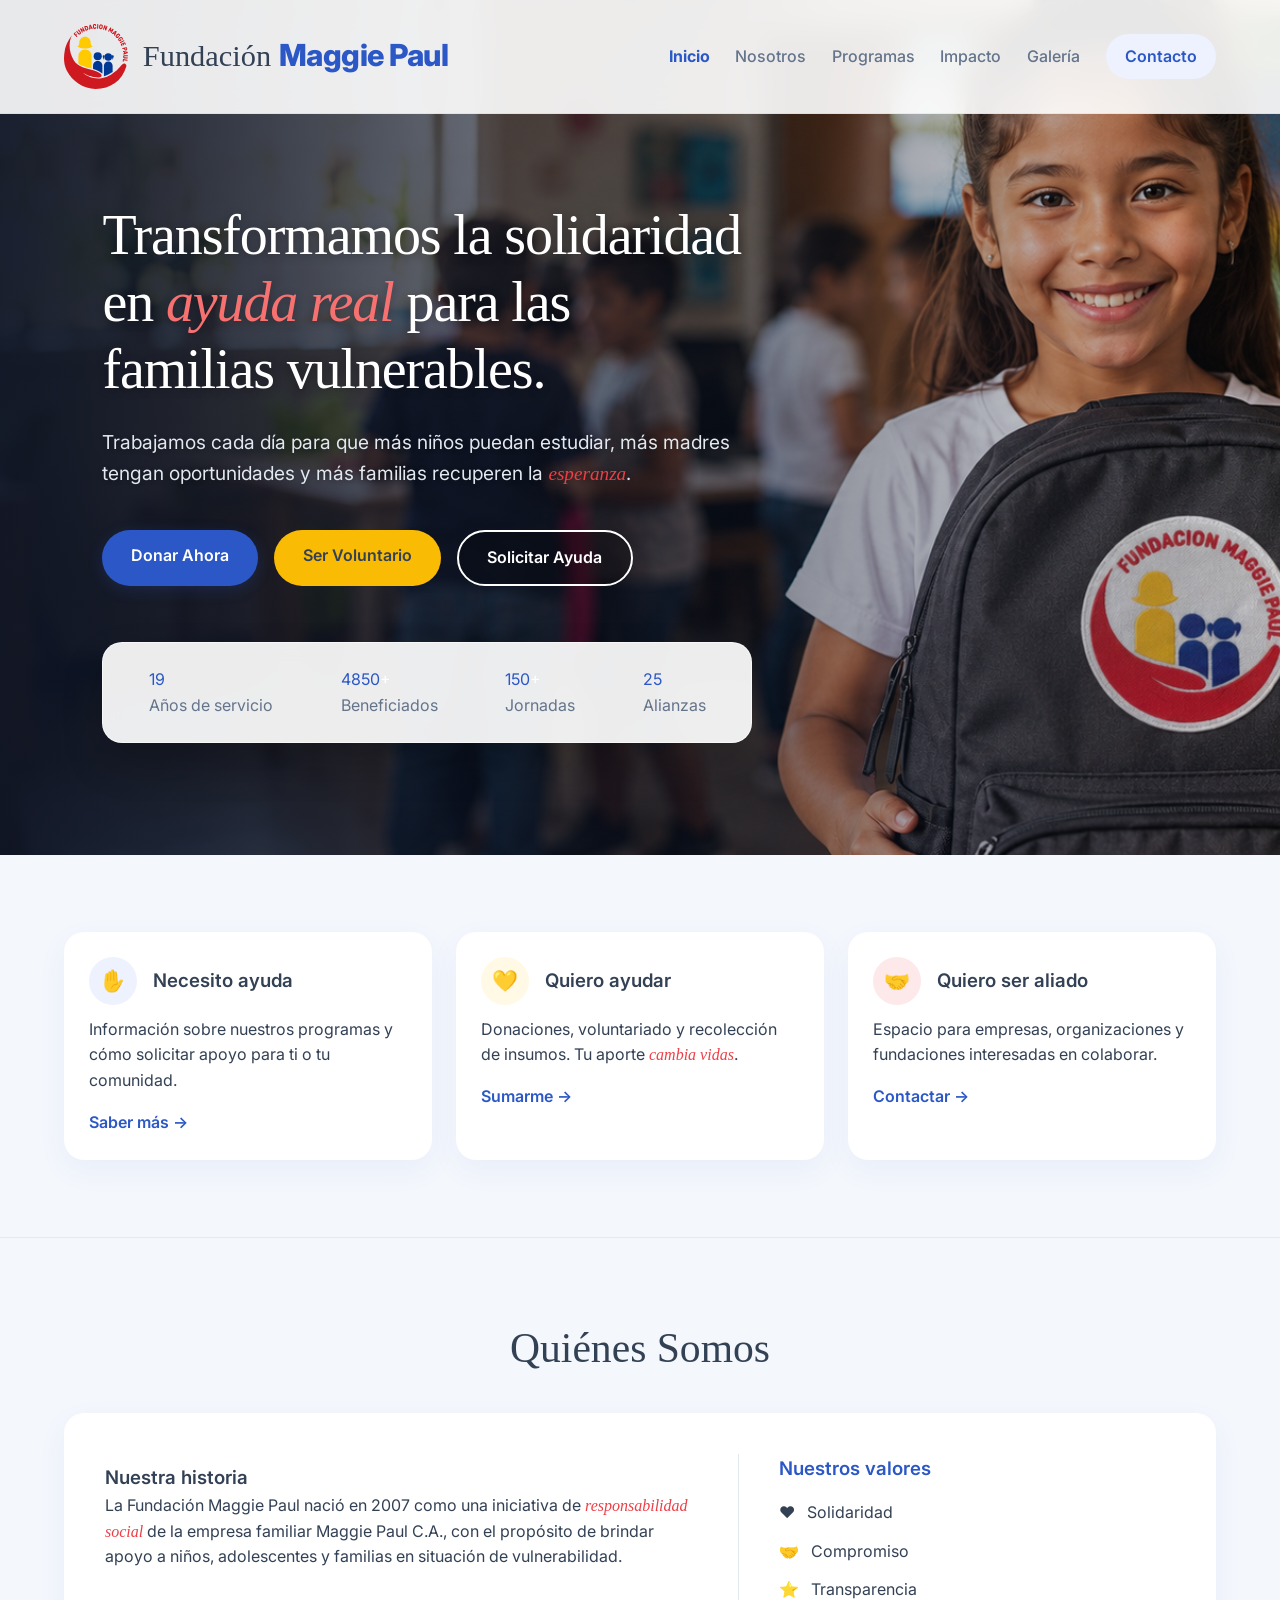
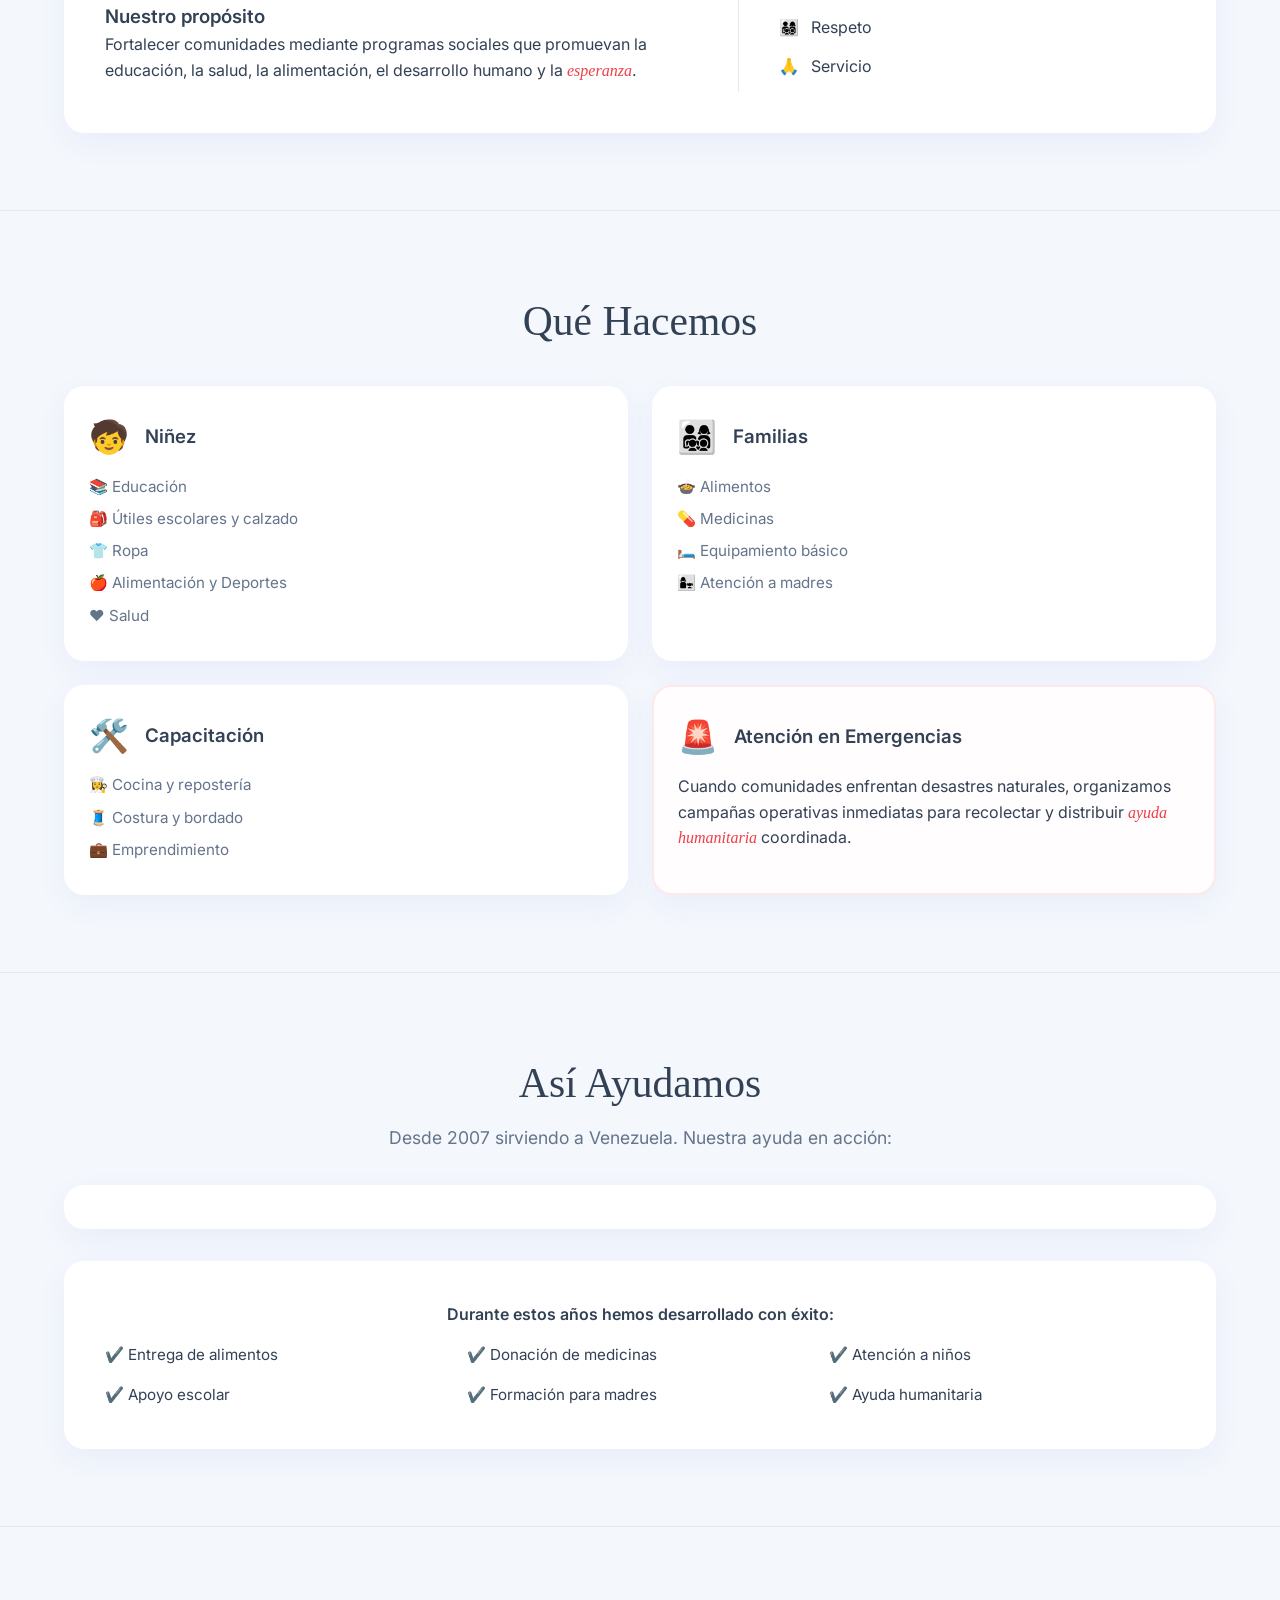
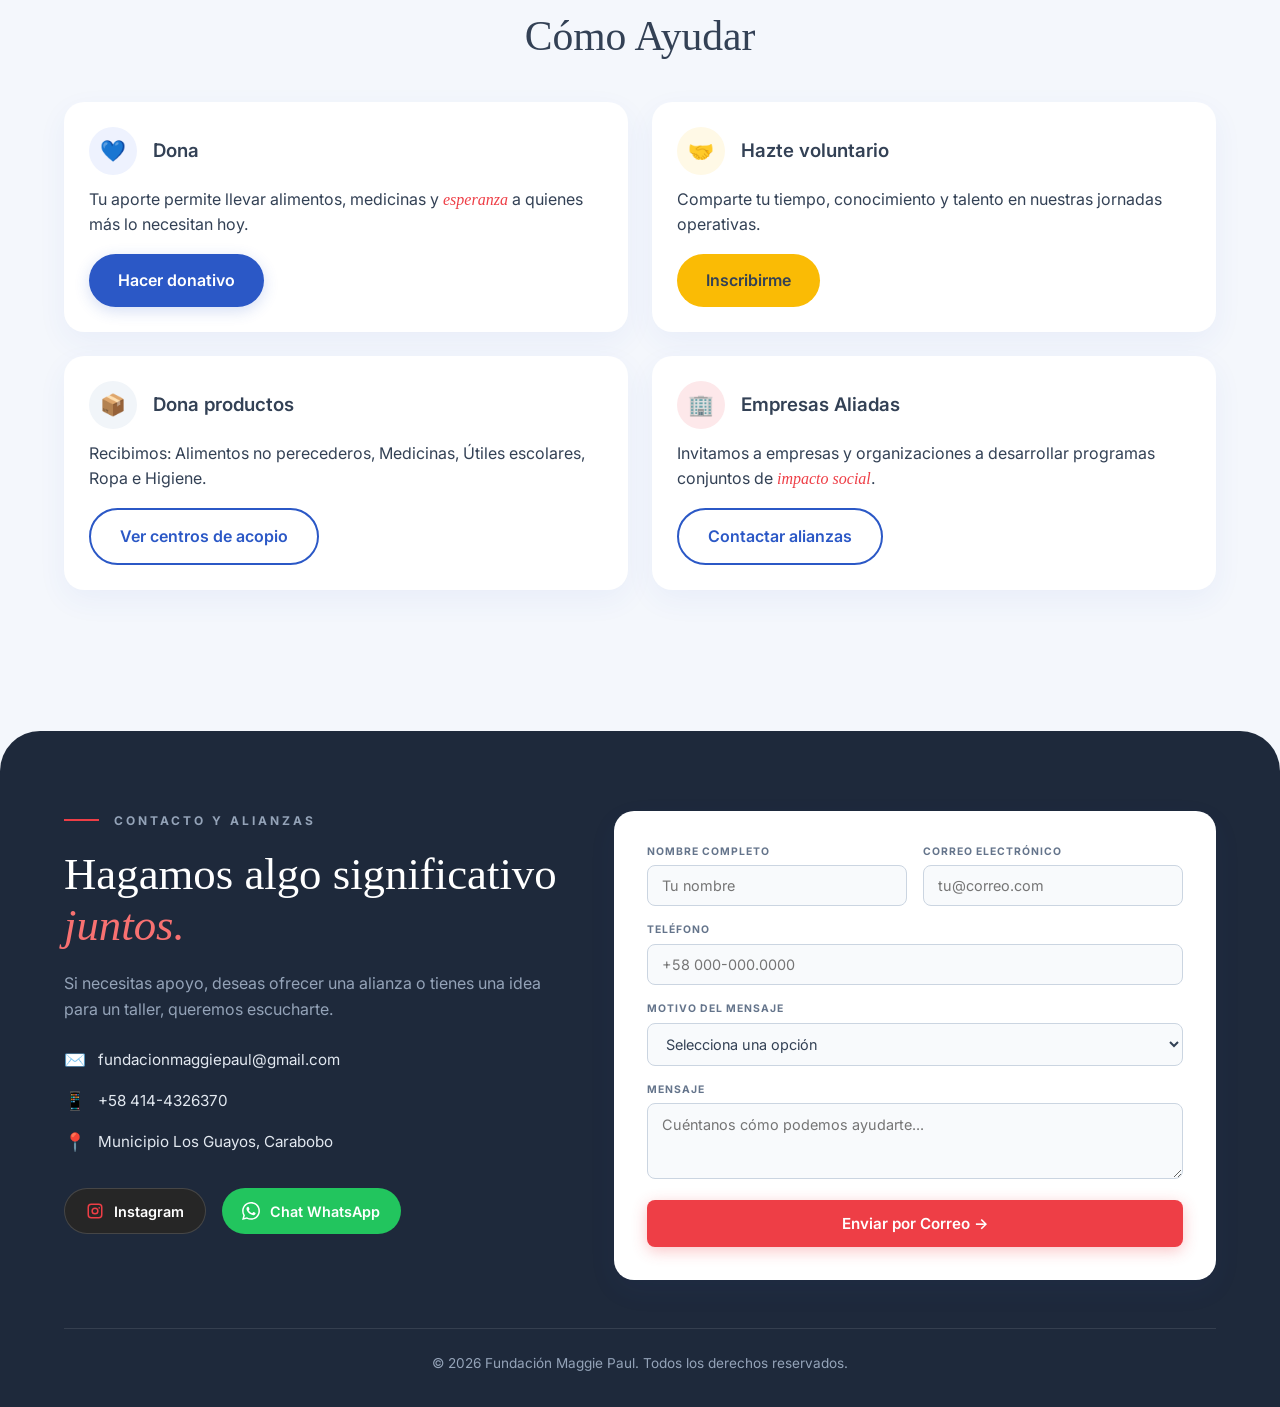
<file: index.html>
<!DOCTYPE html>
<html lang="es">
<head>
    <meta charset="UTF-8">
    <meta name="viewport" content="width=device-width, initial-scale=1.0">
    <title>Fundación Maggie Paul | Solidaridad y Ayuda Real</title>
    <link rel="stylesheet" href="styles.css">
    <link href="https://fonts.googleapis.com/css2?family=Inter:wght@300;400;500;600;700&display=swap" rel="stylesheet">
</head>
<body>
    <a class="skip-link" href="#contenido">Saltar al contenido principal</a>

    <!-- Navegación con altura expandida inicial -->
    <header id="navbar">
        <div class="container nav-container">
            <a class="logo" href="#inicio" aria-label="Fundación Maggie Paul, ir al inicio">
                <img src="media/Asset%206.svg" alt="" class="logo-img">
                <span class="logo-name">Fundación <strong>Maggie Paul</strong></span>
            </a>
            <button class="mobile-menu-btn" id="mobile-menu-btn" type="button" aria-label="Abrir menú" aria-controls="nav-links" aria-expanded="false"><span aria-hidden="true">☰</span></button>
            <nav id="nav-links" aria-label="Navegación principal">
                <a href="index.html" aria-current="page">Inicio</a>
                <a href="nosotros.html">Nosotros</a>
                <a href="programas.html">Programas</a>
                <a href="impacto.html">Impacto</a>
                <a href="galeria.html">Galería</a>
                <a href="contacto.html" class="btn-nav">Contacto</a>
            </nav>
        </div>
    </header>

    <!-- HOME / Hero Section -->
    <main id="contenido">
    <section id="inicio" class="hero hero-with-bg">
        <div class="container hero-content-left fade-in">
            <h1>Transformamos la solidaridad en <span class="accent-italic">ayuda real</span> para las familias vulnerables.</h1>
            <p class="hero-subtitle">Trabajamos cada día para que más niños puedan estudiar, más madres tengan oportunidades y más familias recuperen la <span class="accent-italic">esperanza</span>.</p>
            <div class="hero-buttons">
                <a href="#ayudar" class="btn btn-primary">Donar Ahora</a>
                <a href="#ayudar" class="btn btn-secondary">Ser Voluntario</a>
                <a href="contacto.html" class="btn btn-outline-light">Solicitar Ayuda</a>
            </div>
            
            <div class="card hero-stats fade-in">
                <div class="stat-item"><span class="counter" data-target="19">0</span><p>Años de servicio</p></div>
                <div class="stat-item"><span class="counter" data-target="5000">0</span>+<p>Beneficiados</p></div>
                <div class="stat-item"><span class="counter" data-target="150">0</span>+<p>Jornadas</p></div>
                <div class="stat-item"><span class="counter" data-target="25">0</span><p>Alianzas</p></div>
            </div>
        </div>
    </section>

    <!-- PÚBLICOS OBJETIVOS (Mejorado padding horizontal e ícono integrado en móvil/tablet) -->
    <section id="publicos" class="section">
        <h2 class="sr-only">Formas de participar</h2>
        <div class="container grid-3">
            <div class="card public-card compact-card fade-in">
                <div class="card-header-inline">
                    <div class="icon-wrapper blue">✋</div>
                    <h3 class="sans-heading">Necesito ayuda</h3>
                </div>
                <p>Información sobre nuestros programas y cómo solicitar apoyo para ti o tu comunidad.</p>
                <a href="contacto.html" class="btn-text">Saber más →</a>
            </div>
            <div class="card public-card featured compact-card fade-in">
                <div class="card-header-inline">
                    <div class="icon-wrapper yellow">💛</div>
                    <h3 class="sans-heading">Quiero ayudar</h3>
                </div>
                <p>Donaciones, voluntariado y recolección de insumos. Tu aporte <span class="accent-italic">cambia vidas</span>.</p>
                <a href="#ayudar" class="btn-text">Sumarme →</a>
            </div>
            <div class="card public-card compact-card fade-in">
                <div class="card-header-inline">
                    <div class="icon-wrapper red">🤝</div>
                    <h3 class="sans-heading">Quiero ser aliado</h3>
                </div>
                <p>Espacio para empresas, organizaciones y fundaciones interesadas en colaborar.</p>
                <a href="contacto.html" class="btn-text">Contactar →</a>
            </div>
        </div>
    </section>

    <!-- QUIÉNES SOMOS -->
    <section id="nosotros" class="section">
        <div class="container">
            <h2 class="section-title fade-in">Quiénes Somos</h2>
            
            <div class="card single-card-layout fade-in mt-4">
                <div class="nosotros-text">
                    <h3 class="sans-heading">Nuestra historia</h3>
                    <p>La Fundación Maggie Paul nació en 2007 como una iniciativa de <span class="accent-italic">responsabilidad social</span> de la empresa familiar Maggie Paul C.A., con el propósito de brindar apoyo a niños, adolescentes y familias en situación de vulnerabilidad.</p>
                    
                    <h3 class="sans-heading mt-4">Nuestro propósito</h3>
                    <p>Fortalecer comunidades mediante programas sociales que promuevan la educación, la salud, la alimentación, el desarrollo humano y la <span class="accent-italic">esperanza</span>.</p>
                </div>
                
                <div class="divider"></div>
                
                <div class="valores">
                    <h3 class="sans-heading blue-text">Nuestros valores</h3>
                    <ul class="valores-lista-clean">
                        <li><span class="val-icon">❤️</span> Solidaridad</li>
                        <li><span class="val-icon">🤝</span> Compromiso</li>
                        <li><span class="val-icon">⭐</span> Transparencia</li>
                        <li><span class="val-icon">👨‍👩‍👧‍👦</span> Respeto</li>
                        <li><span class="val-icon">🙏</span> Servicio</li>
                    </ul>
                </div>
            </div>
        </div>
    </section>

    <!-- QUÉ HACEMOS (Optimizado a 2 columnas en Tablet y ajustado padding en tarjetas) -->
    <section id="que-hacemos" class="section">
        <div class="container">
            <h2 class="section-title fade-in">Qué Hacemos</h2>
            <div class="cards-grid mt-4">
                <div class="card compact-card fade-in">
                    <div class="card-header-inline">
                        <div class="card-icon blue-text">🧒</div>
                        <h3 class="sans-heading">Niñez</h3>
                    </div>
                    <ul>
                        <li>📚 Educación</li>
                        <li>🎒 Útiles escolares y calzado</li>
                        <li>👕 Ropa</li>
                        <li>🍎 Alimentación y Deportes</li>
                        <li>❤️ Salud</li>
                    </ul>
                </div>
                <div class="card compact-card fade-in">
                    <div class="card-header-inline">
                        <div class="card-icon yellow-text">👨‍👩‍👧‍👦</div>
                        <h3 class="sans-heading">Familias</h3>
                    </div>
                    <ul>
                        <li>🍲 Alimentos</li>
                        <li>💊 Medicinas</li>
                        <li>🛏️ Equipamiento básico</li>
                        <li>👩‍👧 Atención a madres</li>
                    </ul>
                </div>
                <div class="card compact-card fade-in">
                    <div class="card-header-inline">
                        <div class="card-icon blue-text">🛠️</div>
                        <h3 class="sans-heading">Capacitación</h3>
                    </div>
                    <ul>
                        <li>👩‍🍳 Cocina y repostería</li>
                        <li>🧵 Costura y bordado</li>
                        <li>💼 Emprendimiento</li>
                    </ul>
                </div>
                <div class="card card-alert compact-card fade-in">
                    <div class="card-header-inline">
                        <div class="card-icon red-text">🚨</div>
                        <h3 class="sans-heading">Atención en Emergencias</h3>
                    </div>
                    <p>Cuando comunidades enfrentan desastres naturales, organizamos campañas operativas inmediatas para recolectar y distribuir <span class="accent-italic">ayuda humanitaria</span> coordinada.</p>
                </div>
            </div>
        </div>
    </section>

    <!-- NUESTRO IMPACTO -->
    <section id="impacto" class="section">
        <div class="container text-center">
            <h2 class="section-title fade-in">Así Ayudamos</h2>
            <p class="subtitle fade-in">Desde 2007 sirviendo a Venezuela. Nuestra ayuda en acción:</p>
            
            <div class="instagram-section fade-in" aria-label="Publicaciones de Instagram">
                <script src="https://elfsightcdn.com/platform.js" async></script>
                <div class="elfsight-app-b3740540-395f-4325-8811-3b8ed9b2e963 instagram-embed" data-elfsight-app-lazy></div>
            </div>

            <!-- Lista dividida en 2 líneas exactas y simétricas -->
            <div class="card impacto-lista fade-in mt-4">
                <p class="font-semibold text-sans">Durante estos años hemos desarrollado con éxito:</p>
                <div class="check-grid-balanced">
                    <span>✔️ Entrega de alimentos</span>
                    <span>✔️ Donación de medicinas</span>
                    <span>✔️ Atención a niños</span>
                    <span>✔️ Apoyo escolar</span>
                    <span>✔️ Formación para madres</span>
                    <span>✔️ Ayuda humanitaria</span>
                </div>
            </div>
        </div>
    </section>

    <!-- CÓMO AYUDAR -->
    <section id="ayudar" class="section">
        <div class="container">
            <h2 class="section-title fade-in">Cómo Ayudar</h2>
            <div class="grid-2 mt-4">
                <div class="card ayuda-card highlight compact-card fade-in">
                    <div class="card-header-inline">
                        <div class="icon-wrapper blue">💙</div>
                        <h3 class="sans-heading">Dona</h3>
                    </div>
                    <p>Tu aporte permite llevar alimentos, medicinas y <span class="accent-italic">esperanza</span> a quienes más lo necesitan hoy.</p>
                    <a class="btn btn-primary mt-2" href="contacto.html">Hacer donativo</a>
                </div>
                <div class="card ayuda-card compact-card fade-in">
                    <div class="card-header-inline">
                        <div class="icon-wrapper yellow">🤝</div>
                        <h3 class="sans-heading">Hazte voluntario</h3>
                    </div>
                    <p>Comparte tu tiempo, conocimiento y talento en nuestras jornadas operativas.</p>
                    <a class="btn btn-secondary mt-2" href="contacto.html">Inscribirme</a>
                </div>
                <div class="card ayuda-card compact-card fade-in">
                    <div class="card-header-inline">
                        <div class="icon-wrapper gray">📦</div>
                        <h3 class="sans-heading">Dona productos</h3>
                    </div>
                    <p>Recibimos: Alimentos no perecederos, Medicinas, Útiles escolares, Ropa e Higiene.</p>
                    <a class="btn btn-outline mt-2" href="contacto.html">Ver centros de acopio</a>
                </div>
                <div class="card ayuda-card compact-card fade-in">
                    <div class="card-header-inline">
                        <div class="icon-wrapper red">🏢</div>
                        <h3 class="sans-heading">Empresas Aliadas</h3>
                    </div>
                    <p>Invitamos a empresas y organizaciones a desarrollar programas conjuntos de <span class="accent-italic">impacto social</span>.</p>
                    <a class="btn btn-outline mt-2" href="contacto.html">Contactar alianzas</a>
                </div>
            </div>
        </div>
    </section>
    </main>

    <!-- CONTACTO / FOOTER -->
    <footer id="contacto" class="contact-footer-section">
        <div class="container">
            <div class="contact-footer-grid fade-in">
                
                <div class="contact-info-col">
                    <div class="section-label-dark">
                        <span class="label-line-dark"></span> CONTACTO Y ALIANZAS
                    </div>
                    <h2 class="contact-main-title">Hagamos algo significativo <span class="accent-italic-light">juntos.</span></h2>
                    <p class="contact-desc">Si necesitas apoyo, deseas ofrecer una alianza o tienes una idea para un taller, queremos escucharte.</p>
                    
                    <ul class="contact-details-list">
                        <li>
                            <span class="c-icon">✉️</span> 
                            <a href="mailto:fundacionmaggiepaul@gmail.com">fundacionmaggiepaul@gmail.com</a>
                        </li>
                        <li>
                            <span class="c-icon">📱</span> 
                            <a href="tel:+584144326370">+58 414-4326370</a>
                        </li>
                        <li>
                            <span class="c-icon">📍</span> 
                            <span>Municipio Los Guayos, Carabobo</span>
                        </li>
                    </ul>

                    <div class="footer-social-buttons">
                        <a href="https://www.instagram.com/fundacion.mp" target="_blank" rel="noopener noreferrer" class="social-pill-btn btn-ig" aria-label="Instagram de Fundación Maggie Paul (abre en una pestaña nueva)">
                            <svg class="pill-svg" viewBox="0 0 24 24"><path fill="currentColor" d="M7 2h10a5 5 0 0 1 5 5v10a5 5 0 0 1-5 5H7a5 5 0 0 1-5-5V7a5 5 0 0 1 5-5zm0 2a3 3 0 0 0-3 3v10a3 3 0 0 0 3 3h10a3 3 0 0 0 3-3V7a3 3 0 0 0-3-3H7zm5 3.2A4.8 4.8 0 1 1 7.2 12 4.8 4.8 0 0 1 12 7.2zm0 2A2.8 2.8 0 1 0 14.8 12 2.8 2.8 0 0 0 12 9.2zm5.6-2.4a1.1 1.1 0 1 1-1.1 1.1 1.1 1.1 0 0 1 1.1-1.1z"/></svg>
                            Instagram
                        </a>
                        <a href="https://wa.link/q6tnxs" target="_blank" rel="noopener noreferrer" class="social-pill-btn btn-wa" aria-label="Chatear por WhatsApp (abre en una pestaña nueva)">
                            <svg class="pill-svg" viewBox="0 0 24 24"><path fill="currentColor" d="M.057 24l1.687-6.163c-1.041-1.804-1.588-3.849-1.587-5.946.003-6.556 5.338-11.891 11.893-11.891 3.181.001 6.167 1.24 8.413 3.488 2.245 2.248 3.481 5.236 3.48 8.414-.003 6.557-5.338 11.892-11.893 11.892-1.99-.001-3.951-.5-5.688-1.448l-6.305 1.654zm6.597-3.807c1.676.995 3.276 1.591 5.392 1.592 5.448 0 9.886-4.434 9.889-9.885.002-5.462-4.415-9.89-9.881-9.892-5.452 0-9.887 4.434-9.889 9.884-.001 2.225.651 3.891 1.746 5.634l-.999 3.648 3.742-.981zm11.387-5.464c-.074-.124-.272-.198-.57-.347-.297-.149-1.758-.868-2.031-.967-.272-.099-.47-.149-.669.149-.198.297-.768.967-.941 1.165-.173.198-.347.223-.644.074-.297-.149-1.255-.462-2.39-1.475-.883-.788-1.48-1.761-1.653-2.059-.173-.297-.018-.458.13-.606.134-.133.297-.347.446-.521.151-.172.2-.296.3-.495.099-.198.05-.372-.025-.521-.075-.148-.669-1.611-.916-2.206-.242-.579-.487-.501-.669-.51l-.57-.01c-.198 0-.52.074-.792.372s-1.04 1.016-1.04 2.479 1.065 2.876 1.213 3.074c.149.198 2.095 3.2 5.076 4.487.709.306 1.263.489 1.694.626.712.226 1.36.194 1.872.118.571-.085 1.758-.719 2.006-1.413.248-.695.248-1.29.173-1.414z"/></svg>
                            Chat WhatsApp
                        </a>
                    </div>
                </div>

                <div class="card contact-form-card">
                    <form id="email-contact-form" class="contact-form-layout">
                        <div class="form-row">
                            <div class="form-group">
                                <label for="nombre">NOMBRE COMPLETO</label>
                                <input type="text" id="nombre" name="nombre" placeholder="Tu nombre" required>
                            </div>
                            <div class="form-group">
                                <label for="email">CORREO ELECTRÓNICO</label>
                                <input type="email" id="email" name="email" placeholder="tu@correo.com" required>
                            </div>
                        </div>

                        <div class="form-group">
                            <label for="telefono">TELÉFONO</label>
                            <input type="tel" id="telefono" name="telefono" placeholder="+58 000-000.0000">
                        </div>

                        <div class="form-group">
                            <label for="motivo">MOTIVO DEL MENSAJE</label>
                            <select id="motivo" name="motivo" required>
                                <option value="" disabled selected>Selecciona una opción</option>
                                <option value="Necesito apoyo">Necesito apoyo</option>
                                <option value="Quiero ser aliado">Quiero ser aliado</option>
                                <option value="Quiero ser voluntario">Quiero ser voluntario</option>
                                <option value="Otro motivo">Otro motivo</option>
                            </select>
                        </div>

                        <div class="form-group">
                            <label for="mensaje">MENSAJE</label>
                            <textarea id="mensaje" name="mensaje" rows="3" placeholder="Cuéntanos cómo podemos ayudarte..." required></textarea>
                        </div>

                        <button type="submit" class="btn btn-primary btn-submit-full">Enviar por Correo →</button>
                    </form>
                </div>

            </div>

            <div class="footer-bottom-bar">
                <p>© 2026 Fundación Maggie Paul. Todos los derechos reservados.</p>
            </div>
        </div>
    </footer>

    <script src="script.js"></script>
</body>
</html>
</file>
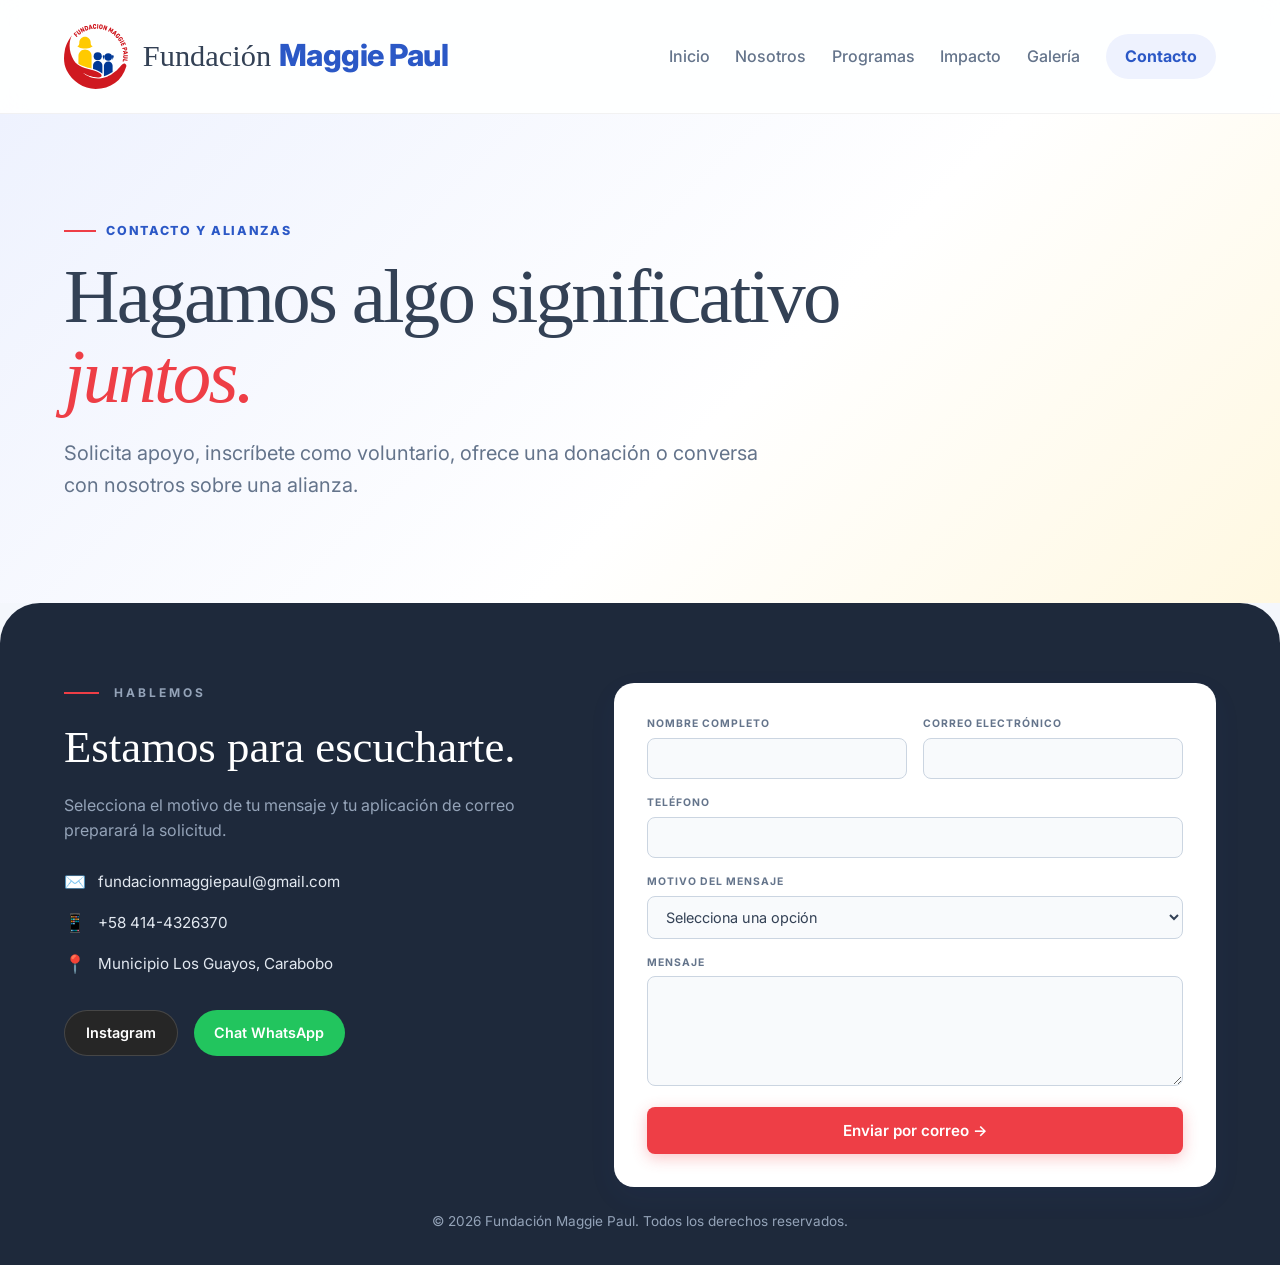
<file: contacto.html>
<!DOCTYPE html>
<html lang="es"><head><meta charset="UTF-8"><meta name="viewport" content="width=device-width, initial-scale=1.0"><title>Contacto | Fundación Maggie Paul</title><meta name="description" content="Contacta a Fundación Maggie Paul para solicitar ayuda, donar, ser voluntario o proponer una alianza."><link rel="stylesheet" href="styles.css"><link href="https://fonts.googleapis.com/css2?family=Inter:wght@300;400;500;600;700;800&display=swap" rel="stylesheet"></head>
<body><a class="skip-link" href="#contenido">Saltar al contenido principal</a>
<header id="navbar"><div class="container nav-container"><a class="logo" href="index.html" aria-label="Fundación Maggie Paul, ir al inicio"><img src="media/Asset%206.svg" alt="" class="logo-img"><span class="logo-name">Fundación <strong>Maggie Paul</strong></span></a><button class="mobile-menu-btn" id="mobile-menu-btn" type="button" aria-label="Abrir menú" aria-controls="nav-links" aria-expanded="false"><span aria-hidden="true">☰</span></button><nav id="nav-links" aria-label="Navegación principal"><a href="index.html">Inicio</a><a href="nosotros.html">Nosotros</a><a href="programas.html">Programas</a><a href="impacto.html">Impacto</a><a href="galeria.html">Galería</a><a href="contacto.html" class="btn-nav" aria-current="page">Contacto</a></nav></div></header>
<main id="contenido" class="page-main"><section class="page-hero"><div class="container"><span class="eyebrow">Contacto y alianzas</span><h1 class="page-title">Hagamos algo significativo <span class="accent-italic">juntos.</span></h1><p class="page-intro">Solicita apoyo, inscríbete como voluntario, ofrece una donación o conversa con nosotros sobre una alianza.</p></div></section></main>
<footer id="contacto" class="contact-footer-section compact-footer"><div class="container"><div class="contact-footer-grid">
<div class="contact-info-col"><div class="section-label-dark"><span class="label-line-dark"></span> HABLEMOS</div><h2 class="contact-main-title">Estamos para escucharte.</h2><p class="contact-desc">Selecciona el motivo de tu mensaje y tu aplicación de correo preparará la solicitud.</p><ul class="contact-details-list"><li><span class="c-icon" aria-hidden="true">✉️</span><a href="mailto:fundacionmaggiepaul@gmail.com">fundacionmaggiepaul@gmail.com</a></li><li><span class="c-icon" aria-hidden="true">📱</span><a href="tel:+584144326370">+58 414-4326370</a></li><li><span class="c-icon" aria-hidden="true">📍</span><span>Municipio Los Guayos, Carabobo</span></li></ul><div class="footer-social-buttons"><a href="https://www.instagram.com/fundacion.mp" target="_blank" rel="noopener noreferrer" class="social-pill-btn btn-ig">Instagram</a><a href="https://wa.link/q6tnxs" target="_blank" rel="noopener noreferrer" class="social-pill-btn btn-wa">Chat WhatsApp</a></div></div>
<div class="card contact-form-card"><form id="email-contact-form" class="contact-form-layout"><div class="form-row"><div class="form-group"><label for="nombre">NOMBRE COMPLETO</label><input type="text" id="nombre" name="nombre" autocomplete="name" required></div><div class="form-group"><label for="email">CORREO ELECTRÓNICO</label><input type="email" id="email" name="email" autocomplete="email" required></div></div><div class="form-group"><label for="telefono">TELÉFONO</label><input type="tel" id="telefono" name="telefono" autocomplete="tel"></div><div class="form-group"><label for="motivo">MOTIVO DEL MENSAJE</label><select id="motivo" name="motivo" required><option value="" disabled selected>Selecciona una opción</option><option>Necesito apoyo</option><option>Quiero donar</option><option>Quiero ser voluntario</option><option>Quiero ser aliado</option><option>Otro motivo</option></select></div><div class="form-group"><label for="mensaje">MENSAJE</label><textarea id="mensaje" name="mensaje" rows="5" required></textarea></div><button type="submit" class="btn btn-primary btn-submit-full">Enviar por correo →</button></form></div>
</div><div class="footer-bottom-bar"><p>© 2026 Fundación Maggie Paul. Todos los derechos reservados.</p></div></div></footer><script src="script.js"></script></body></html>
</file>
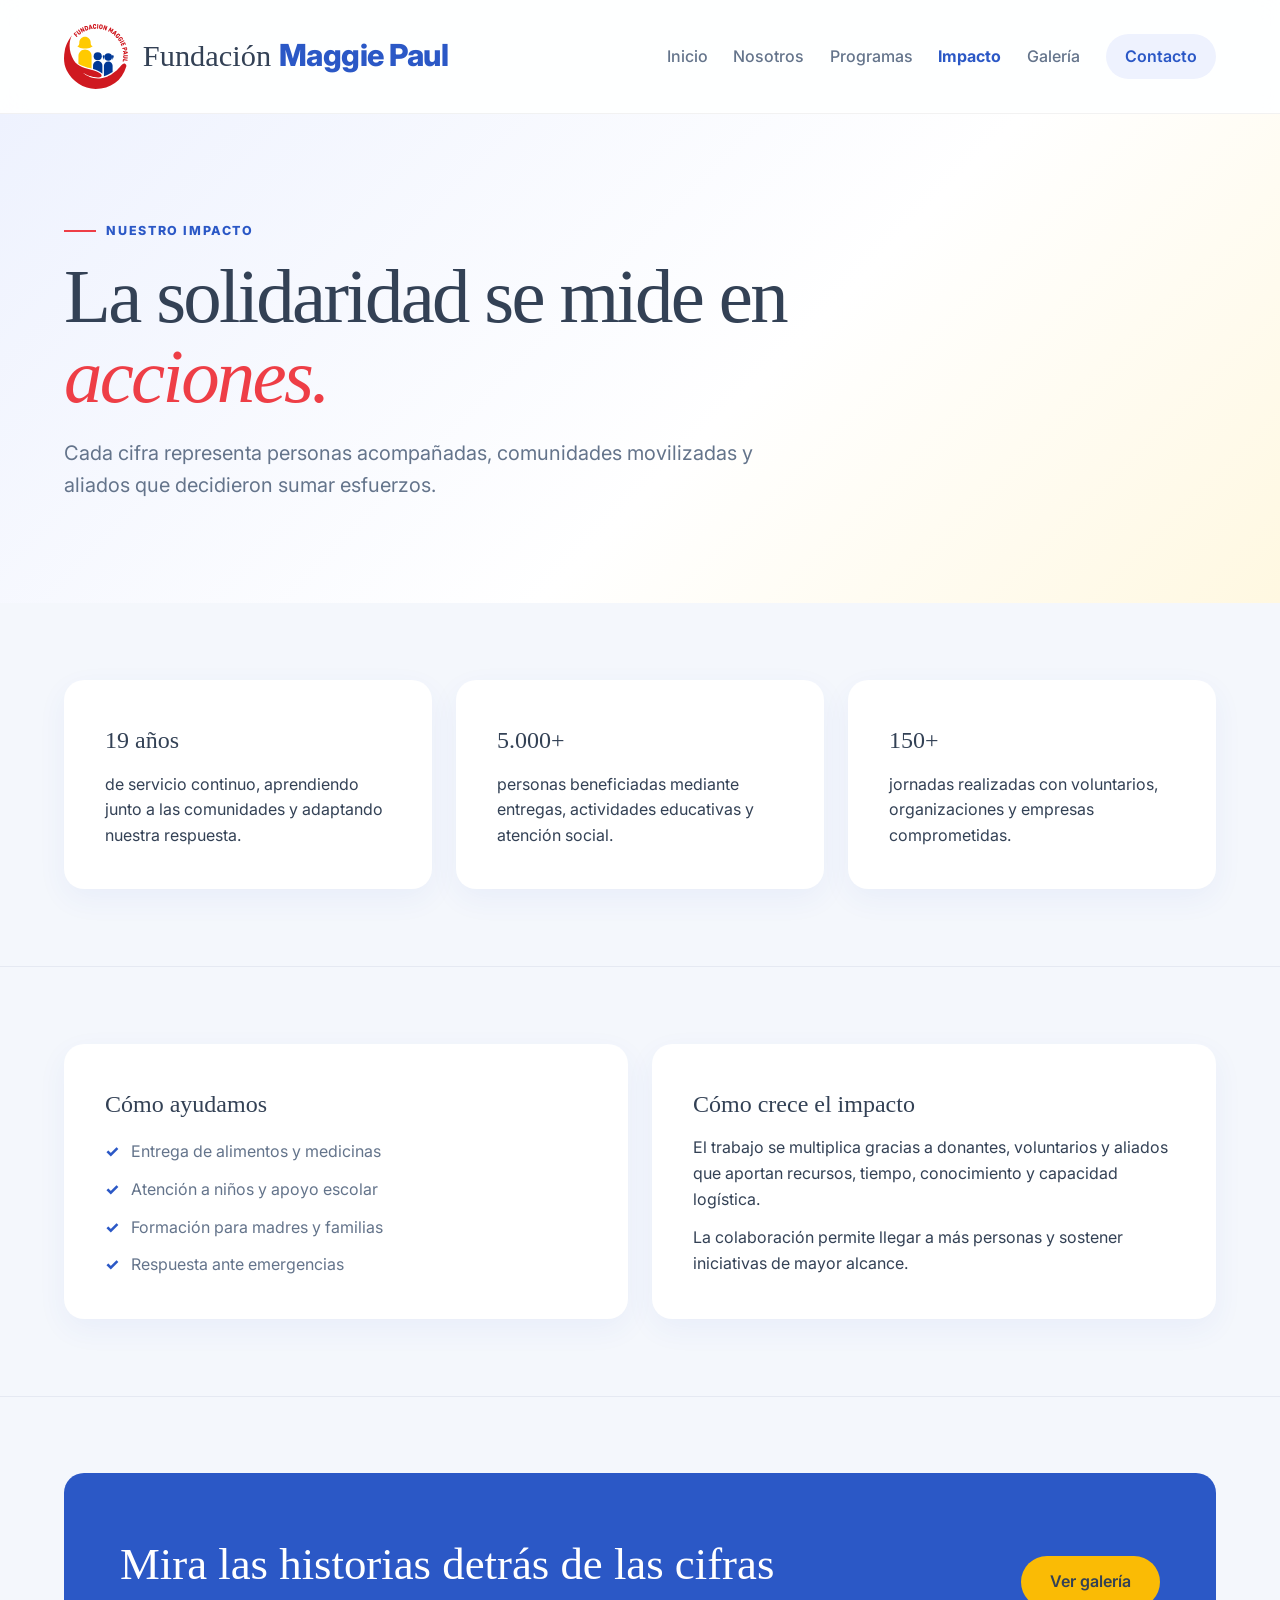
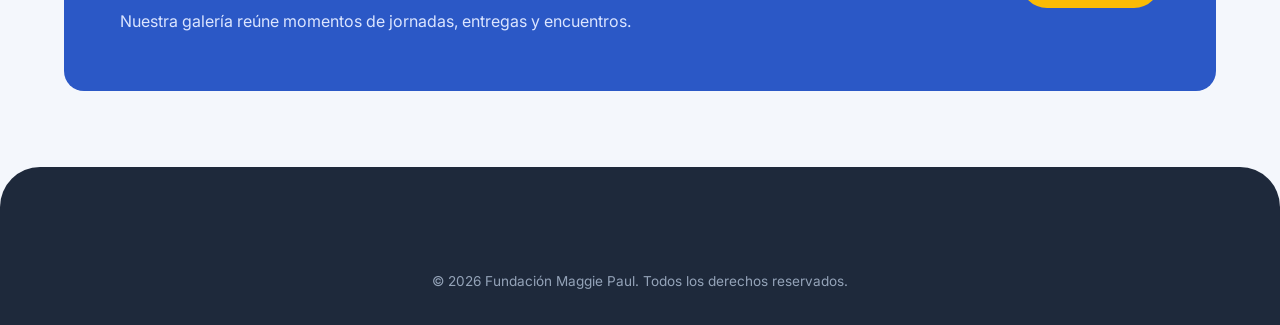
<file: impacto.html>
<!DOCTYPE html>
<html lang="es"><head><meta charset="UTF-8"><meta name="viewport" content="width=device-width, initial-scale=1.0"><title>Impacto | Fundación Maggie Paul</title><meta name="description" content="Conoce el alcance y las acciones de Fundación Maggie Paul desde 2007."><link rel="stylesheet" href="styles.css"><link href="https://fonts.googleapis.com/css2?family=Inter:wght@300;400;500;600;700;800&display=swap" rel="stylesheet"></head>
<body><a class="skip-link" href="#contenido">Saltar al contenido principal</a>
<header id="navbar"><div class="container nav-container"><a class="logo" href="index.html" aria-label="Fundación Maggie Paul, ir al inicio"><img src="media/Asset%206.svg" alt="" class="logo-img"><span class="logo-name">Fundación <strong>Maggie Paul</strong></span></a><button class="mobile-menu-btn" id="mobile-menu-btn" type="button" aria-label="Abrir menú" aria-controls="nav-links" aria-expanded="false"><span aria-hidden="true">☰</span></button><nav id="nav-links" aria-label="Navegación principal"><a href="index.html">Inicio</a><a href="nosotros.html">Nosotros</a><a href="programas.html">Programas</a><a href="impacto.html" aria-current="page">Impacto</a><a href="galeria.html">Galería</a><a href="contacto.html" class="btn-nav">Contacto</a></nav></div></header>
<main id="contenido" class="page-main"><section class="page-hero"><div class="container"><span class="eyebrow">Nuestro impacto</span><h1 class="page-title">La solidaridad se mide en <span class="accent-italic">acciones.</span></h1><p class="page-intro">Cada cifra representa personas acompañadas, comunidades movilizadas y aliados que decidieron sumar esfuerzos.</p></div></section>
<section class="section"><div class="container content-grid">
<article class="card content-card"><h2>19 años</h2><p>de servicio continuo, aprendiendo junto a las comunidades y adaptando nuestra respuesta.</p></article><article class="card content-card"><h2>5.000+</h2><p>personas beneficiadas mediante entregas, actividades educativas y atención social.</p></article><article class="card content-card"><h2>150+</h2><p>jornadas realizadas con voluntarios, organizaciones y empresas comprometidas.</p></article>
</div></section>
<section class="section"><div class="container content-grid two"><article class="card content-card"><h2>Cómo ayudamos</h2><ul class="feature-list"><li>Entrega de alimentos y medicinas</li><li>Atención a niños y apoyo escolar</li><li>Formación para madres y familias</li><li>Respuesta ante emergencias</li></ul></article><article class="card content-card"><h2>Cómo crece el impacto</h2><p>El trabajo se multiplica gracias a donantes, voluntarios y aliados que aportan recursos, tiempo, conocimiento y capacidad logística.</p><p>La colaboración permite llegar a más personas y sostener iniciativas de mayor alcance.</p></article></div></section>
<section class="section"><div class="container page-cta"><div><h2>Mira las historias detrás de las cifras</h2><p>Nuestra galería reúne momentos de jornadas, entregas y encuentros.</p></div><a class="btn btn-secondary" href="galeria.html">Ver galería</a></div></section></main>
<footer class="contact-footer-section compact-footer"><div class="container"><div class="footer-bottom-bar"><p>© 2026 Fundación Maggie Paul. Todos los derechos reservados.</p></div></div></footer><script src="script.js"></script></body></html>
</file>
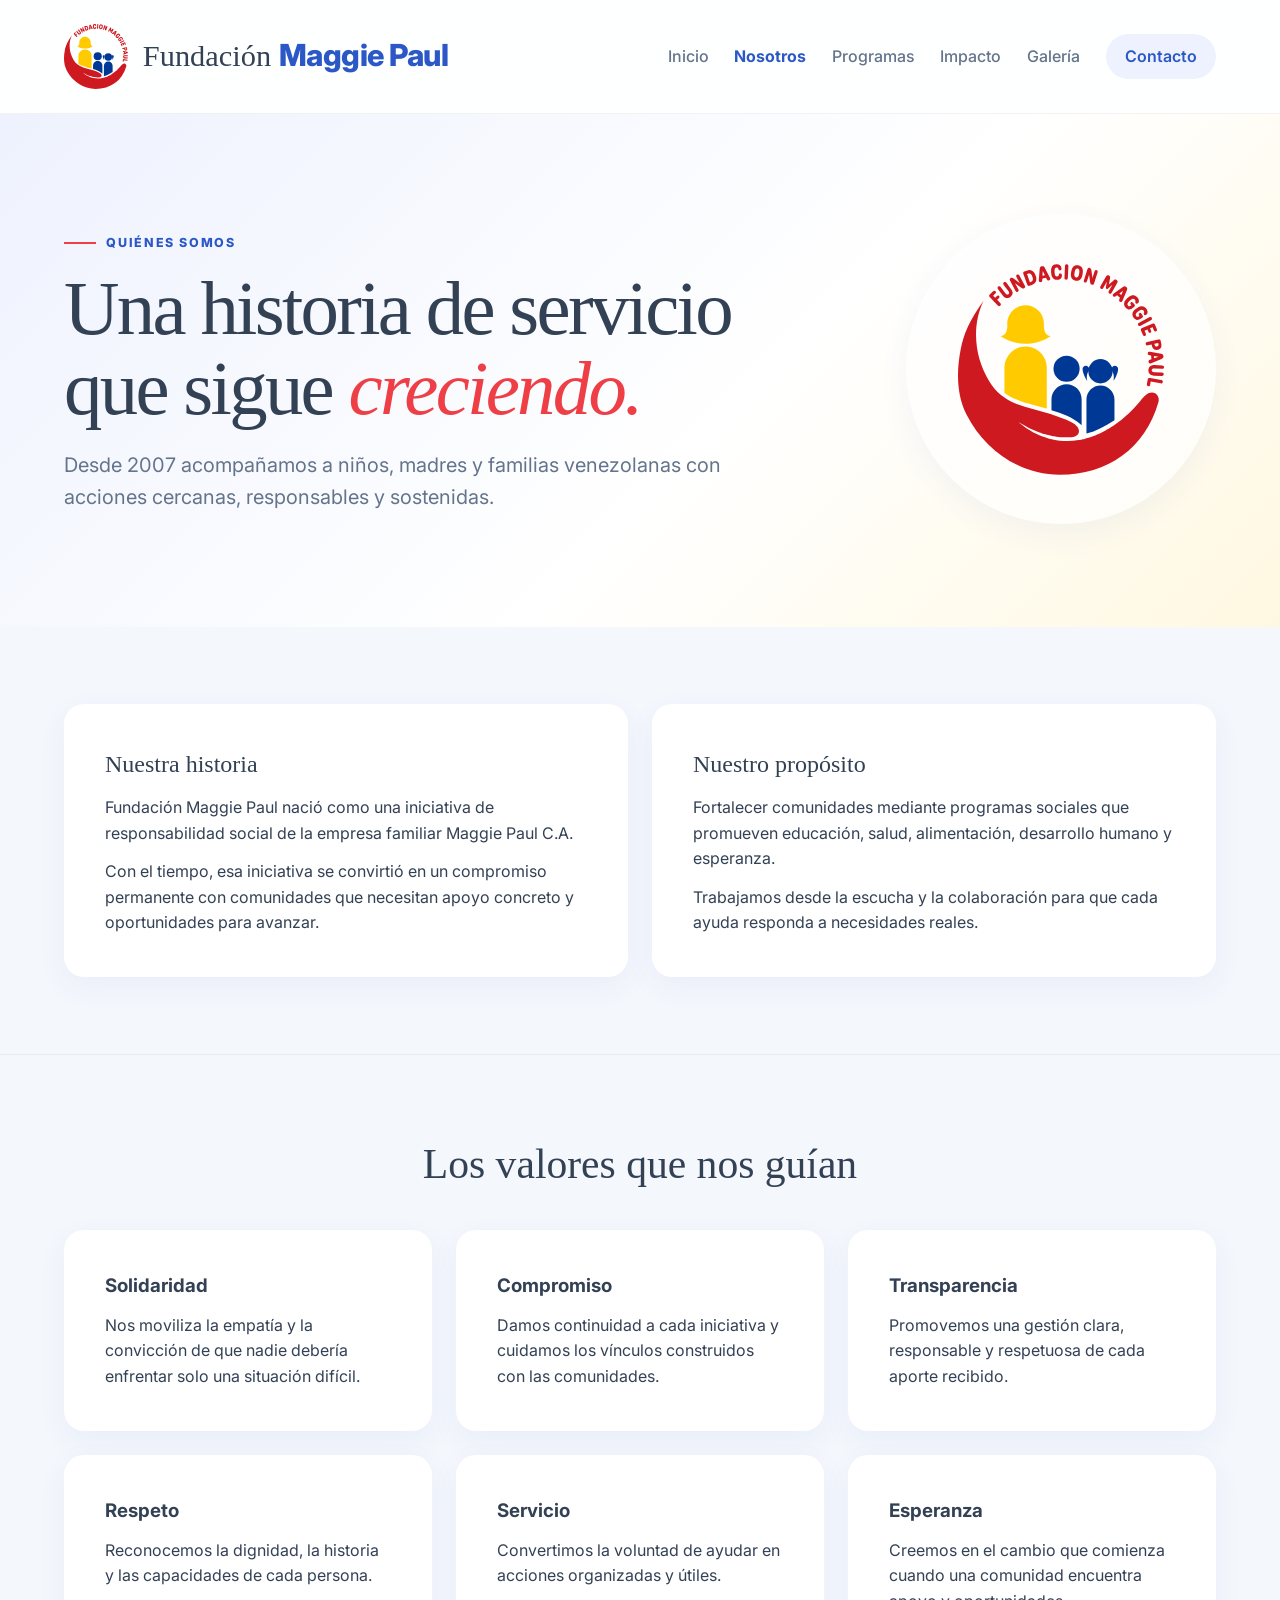
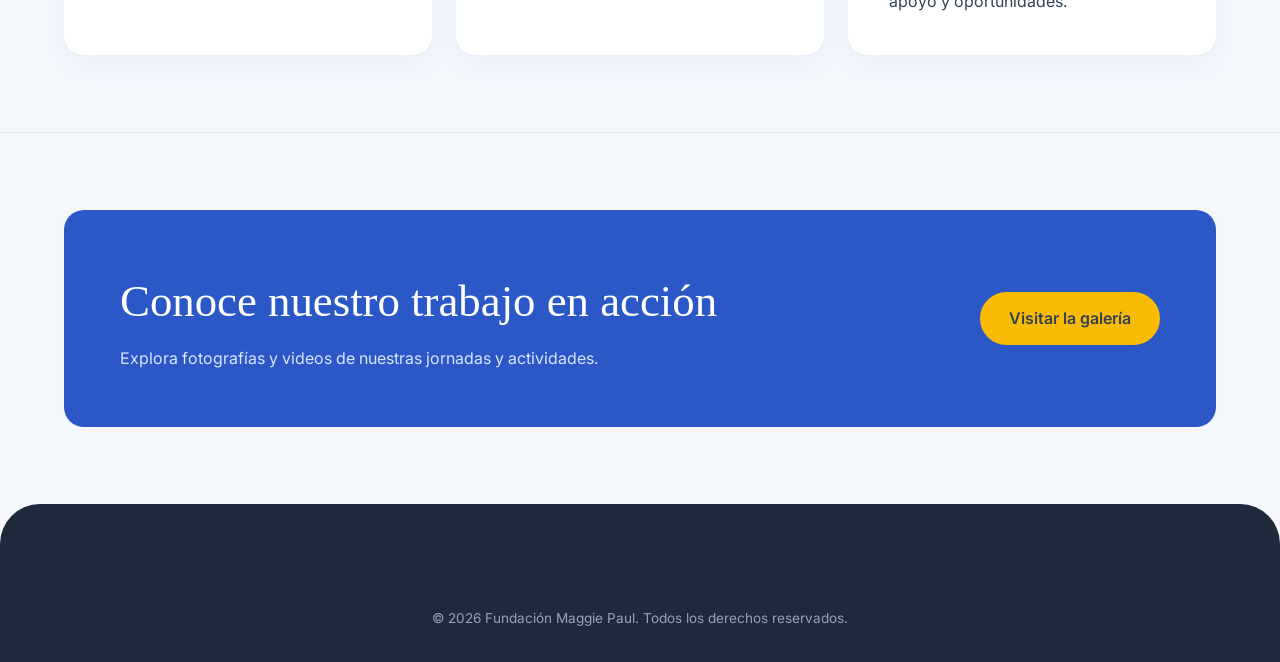
<file: nosotros.html>
<!DOCTYPE html>
<html lang="es">
<head>
    <meta charset="UTF-8"><meta name="viewport" content="width=device-width, initial-scale=1.0">
    <title>Nosotros | Fundación Maggie Paul</title>
    <meta name="description" content="Conoce la historia, el propósito y los valores de Fundación Maggie Paul.">
    <link rel="stylesheet" href="styles.css"><link href="https://fonts.googleapis.com/css2?family=Inter:wght@300;400;500;600;700;800&display=swap" rel="stylesheet">
</head>
<body>
<a class="skip-link" href="#contenido">Saltar al contenido principal</a>
<header id="navbar"><div class="container nav-container">
<a class="logo" href="index.html" aria-label="Fundación Maggie Paul, ir al inicio"><img src="media/Asset%206.svg" alt="" class="logo-img"><span class="logo-name">Fundación <strong>Maggie Paul</strong></span></a>
<button class="mobile-menu-btn" id="mobile-menu-btn" type="button" aria-label="Abrir menú" aria-controls="nav-links" aria-expanded="false"><span aria-hidden="true">☰</span></button>
<nav id="nav-links" aria-label="Navegación principal"><a href="index.html">Inicio</a><a href="nosotros.html" aria-current="page">Nosotros</a><a href="programas.html">Programas</a><a href="impacto.html">Impacto</a><a href="galeria.html">Galería</a><a href="contacto.html" class="btn-nav">Contacto</a></nav>
</div></header>
<main id="contenido" class="page-main">
<section class="page-hero"><div class="container page-hero-grid"><div><span class="eyebrow">Quiénes somos</span><h1 class="page-title">Una historia de servicio que sigue <span class="accent-italic">creciendo.</span></h1><p class="page-intro">Desde 2007 acompañamos a niños, madres y familias venezolanas con acciones cercanas, responsables y sostenidas.</p></div><div class="page-hero-mark"><img src="media/Asset%206.svg" alt=""></div></div></section>
<section class="section"><div class="container content-grid two">
<article class="card content-card"><h2>Nuestra historia</h2><p>Fundación Maggie Paul nació como una iniciativa de responsabilidad social de la empresa familiar Maggie Paul C.A.</p><p>Con el tiempo, esa iniciativa se convirtió en un compromiso permanente con comunidades que necesitan apoyo concreto y oportunidades para avanzar.</p></article>
<article class="card content-card"><h2>Nuestro propósito</h2><p>Fortalecer comunidades mediante programas sociales que promueven educación, salud, alimentación, desarrollo humano y esperanza.</p><p>Trabajamos desde la escucha y la colaboración para que cada ayuda responda a necesidades reales.</p></article>
</div></section>
<section class="section"><div class="container"><h2 class="section-title">Los valores que nos guían</h2><div class="content-grid mt-4">
<article class="card content-card"><h3>Solidaridad</h3><p>Nos moviliza la empatía y la convicción de que nadie debería enfrentar solo una situación difícil.</p></article>
<article class="card content-card"><h3>Compromiso</h3><p>Damos continuidad a cada iniciativa y cuidamos los vínculos construidos con las comunidades.</p></article>
<article class="card content-card"><h3>Transparencia</h3><p>Promovemos una gestión clara, responsable y respetuosa de cada aporte recibido.</p></article>
<article class="card content-card"><h3>Respeto</h3><p>Reconocemos la dignidad, la historia y las capacidades de cada persona.</p></article>
<article class="card content-card"><h3>Servicio</h3><p>Convertimos la voluntad de ayudar en acciones organizadas y útiles.</p></article>
<article class="card content-card"><h3>Esperanza</h3><p>Creemos en el cambio que comienza cuando una comunidad encuentra apoyo y oportunidades.</p></article>
</div></div></section>
<section class="section"><div class="container page-cta"><div><h2>Conoce nuestro trabajo en acción</h2><p>Explora fotografías y videos de nuestras jornadas y actividades.</p></div><a class="btn btn-secondary" href="galeria.html">Visitar la galería</a></div></section>
</main>
<footer class="contact-footer-section compact-footer"><div class="container"><div class="footer-bottom-bar"><p>© 2026 Fundación Maggie Paul. Todos los derechos reservados.</p></div></div></footer>
<script src="script.js"></script></body></html>
</file>
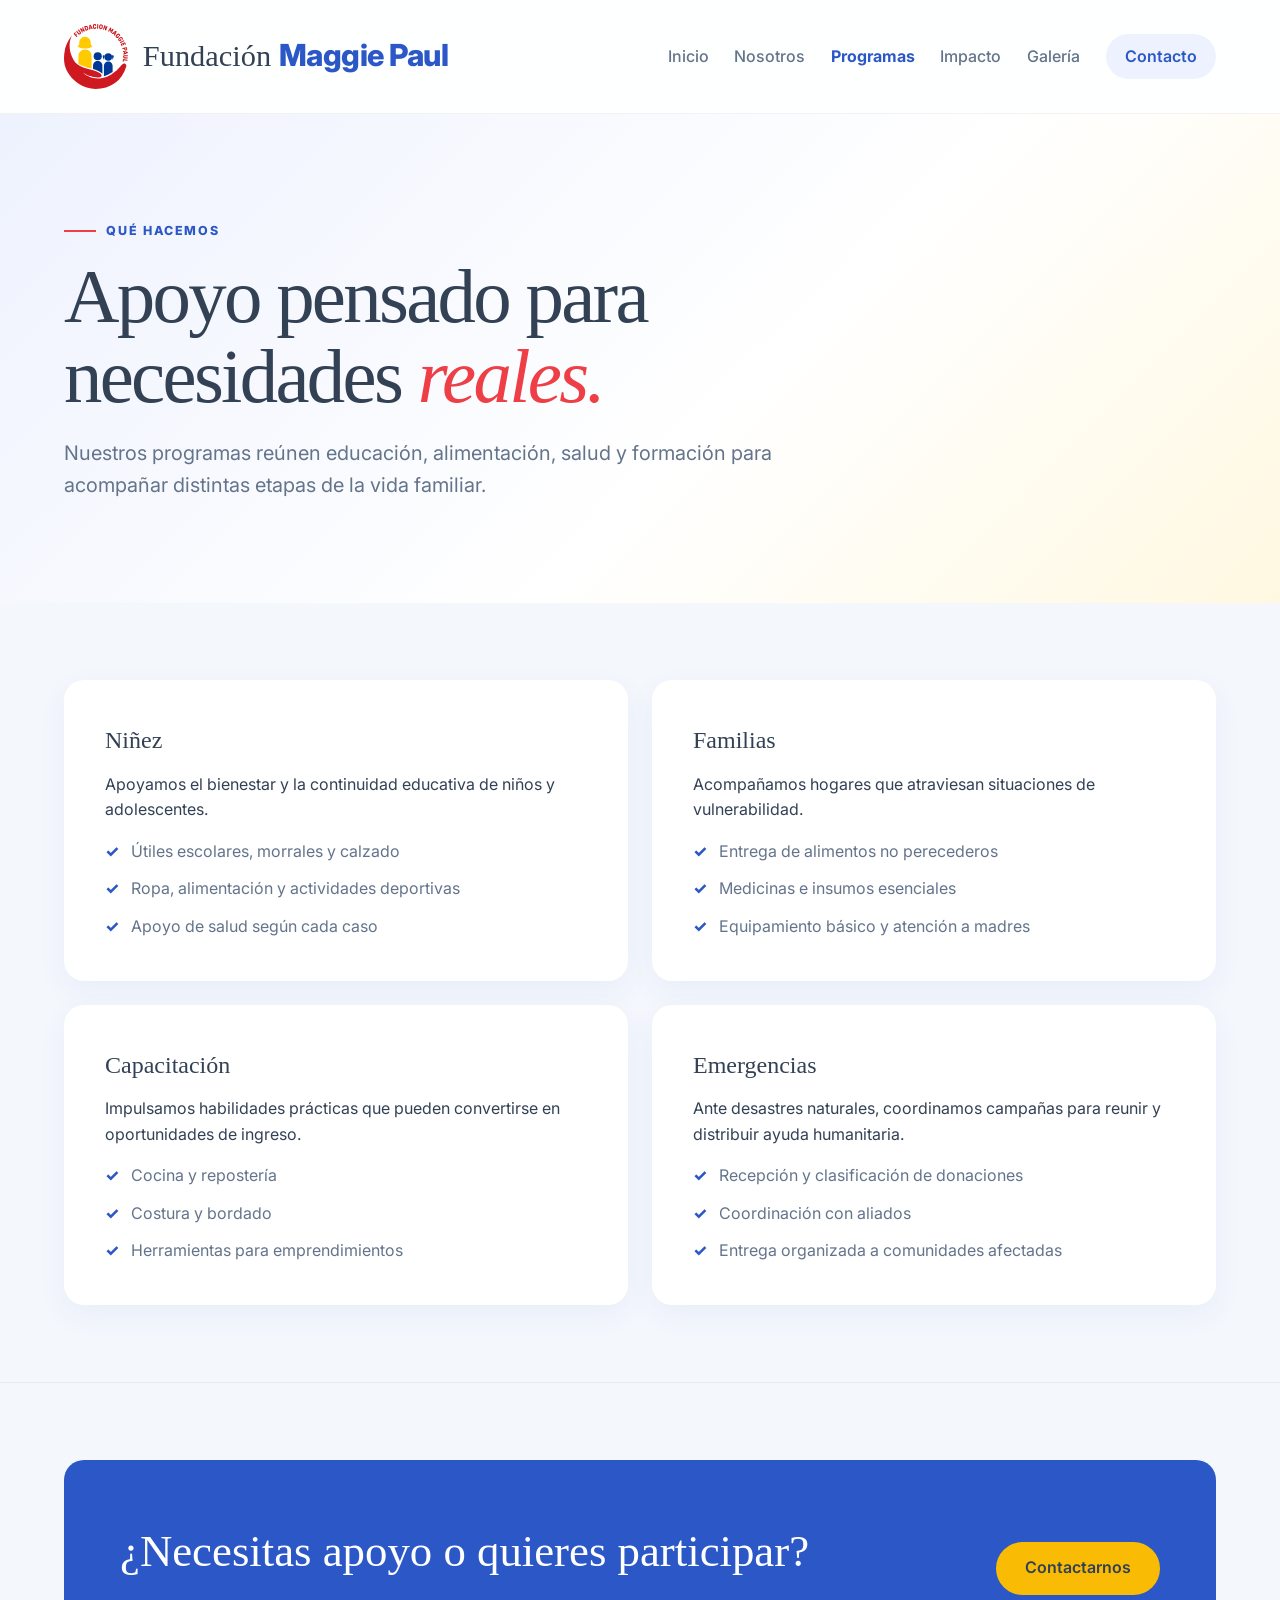
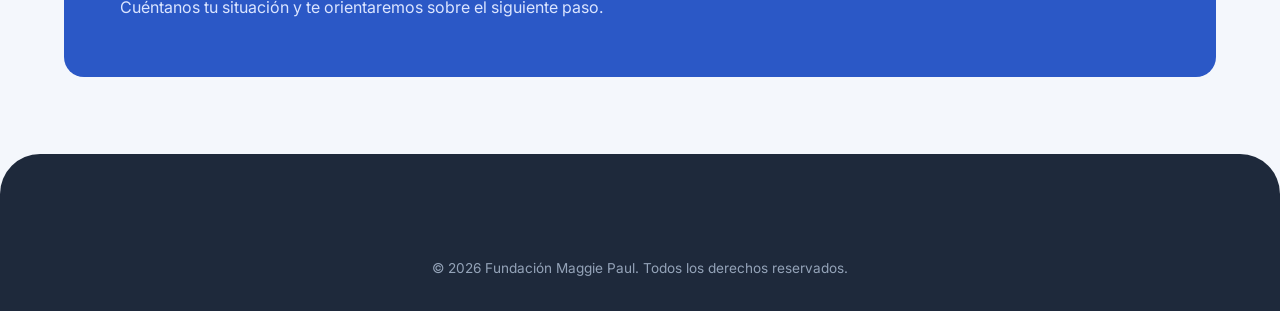
<file: programas.html>
<!DOCTYPE html>
<html lang="es"><head><meta charset="UTF-8"><meta name="viewport" content="width=device-width, initial-scale=1.0"><title>Programas | Fundación Maggie Paul</title><meta name="description" content="Programas de educación, alimentación, salud, capacitación y atención de emergencias."><link rel="stylesheet" href="styles.css"><link href="https://fonts.googleapis.com/css2?family=Inter:wght@300;400;500;600;700;800&display=swap" rel="stylesheet"></head>
<body><a class="skip-link" href="#contenido">Saltar al contenido principal</a>
<header id="navbar"><div class="container nav-container"><a class="logo" href="index.html" aria-label="Fundación Maggie Paul, ir al inicio"><img src="media/Asset%206.svg" alt="" class="logo-img"><span class="logo-name">Fundación <strong>Maggie Paul</strong></span></a><button class="mobile-menu-btn" id="mobile-menu-btn" type="button" aria-label="Abrir menú" aria-controls="nav-links" aria-expanded="false"><span aria-hidden="true">☰</span></button><nav id="nav-links" aria-label="Navegación principal"><a href="index.html">Inicio</a><a href="nosotros.html">Nosotros</a><a href="programas.html" aria-current="page">Programas</a><a href="impacto.html">Impacto</a><a href="galeria.html">Galería</a><a href="contacto.html" class="btn-nav">Contacto</a></nav></div></header>
<main id="contenido" class="page-main"><section class="page-hero"><div class="container"><span class="eyebrow">Qué hacemos</span><h1 class="page-title">Apoyo pensado para necesidades <span class="accent-italic">reales.</span></h1><p class="page-intro">Nuestros programas reúnen educación, alimentación, salud y formación para acompañar distintas etapas de la vida familiar.</p></div></section>
<section class="section"><div class="container content-grid two">
<article class="card content-card"><h2>Niñez</h2><p>Apoyamos el bienestar y la continuidad educativa de niños y adolescentes.</p><ul class="feature-list"><li>Útiles escolares, morrales y calzado</li><li>Ropa, alimentación y actividades deportivas</li><li>Apoyo de salud según cada caso</li></ul></article>
<article class="card content-card"><h2>Familias</h2><p>Acompañamos hogares que atraviesan situaciones de vulnerabilidad.</p><ul class="feature-list"><li>Entrega de alimentos no perecederos</li><li>Medicinas e insumos esenciales</li><li>Equipamiento básico y atención a madres</li></ul></article>
<article class="card content-card"><h2>Capacitación</h2><p>Impulsamos habilidades prácticas que pueden convertirse en oportunidades de ingreso.</p><ul class="feature-list"><li>Cocina y repostería</li><li>Costura y bordado</li><li>Herramientas para emprendimientos</li></ul></article>
<article class="card content-card"><h2>Emergencias</h2><p>Ante desastres naturales, coordinamos campañas para reunir y distribuir ayuda humanitaria.</p><ul class="feature-list"><li>Recepción y clasificación de donaciones</li><li>Coordinación con aliados</li><li>Entrega organizada a comunidades afectadas</li></ul></article>
</div></section>
<section class="section"><div class="container page-cta"><div><h2>¿Necesitas apoyo o quieres participar?</h2><p>Cuéntanos tu situación y te orientaremos sobre el siguiente paso.</p></div><a class="btn btn-secondary" href="contacto.html">Contactarnos</a></div></section></main>
<footer class="contact-footer-section compact-footer"><div class="container"><div class="footer-bottom-bar"><p>© 2026 Fundación Maggie Paul. Todos los derechos reservados.</p></div></div></footer><script src="script.js"></script></body></html>
</file>
<file: styles.css>
/* Variables de Diseño */
:root {
    --font-sans: 'Inter', sans-serif;
    --font-serif: Georgia, 'Times New Roman', Times, serif;

    --primary: #2B58C6; 
    --primary-light: #EEF2FE;
    --secondary: #FABB05; 
    --tertiary: #EE3E46; 
    
    --bg-main: #F4F7FC; 
    --bg-surface: #FFFFFF; 
    --text-dark: #334155; 
    --text-muted: #64748B; 
    
    --shadow-soft: 0 10px 30px rgba(43, 88, 198, 0.06);
    --shadow-hover: 0 20px 40px rgba(43, 88, 198, 0.12);
    --radius-lg: 20px;
    --radius-md: 12px;
    --transition: all 0.4s cubic-bezier(0.16, 1, 0.3, 1);
}

* { margin: 0; padding: 0; box-sizing: border-box; }

html { scroll-behavior: smooth; scroll-padding-top: 110px; }

body {
    font-family: var(--font-sans);
    color: var(--text-dark);
    line-height: 1.6;
    background-color: var(--bg-main); 
    overflow-x: hidden;
}

h1, h2, .font-serif {
    font-family: var(--font-serif);
    font-weight: 500;
}

.sans-heading {
    font-family: var(--font-sans);
    font-weight: 600;
}

.accent-italic {
    font-family: var(--font-serif);
    font-style: italic;
    color: var(--tertiary);
    font-weight: 400;
}

.container { width: min(90%, 1200px); margin: 0 auto; }
.section { padding: clamp(3.75rem, 6vw, 5.5rem) 0; }
.section + .section { border-top: 1px solid rgba(148, 163, 184, 0.16); }
[id] { scroll-margin-top: 110px; }
.text-center { text-align: center; }
.text-left { text-align: left; }
.text-muted { color: var(--text-muted); }
.mt-2 { margin-top: 1rem; }
.mt-4 { margin-top: 2rem; }
.font-semibold { font-weight: 600; }

.section-title {
    font-size: 2.6rem;
    font-weight: 500;
    margin-bottom: 0.5rem;
    color: var(--text-dark);
    text-align: center;
}
.subtitle { text-align: center; color: var(--text-muted); font-size: 1.1rem; margin-bottom: 2rem; font-family: var(--font-sans); }

.card {
    background: var(--bg-surface);
    border-radius: var(--radius-lg);
    padding: 2.5rem;
    box-shadow: var(--shadow-soft);
    border: 1px solid rgba(255, 255, 255, 0.6);
    transition: var(--transition);
}

.card:hover {
    transform: translateY(-5px) scale(1.01);
    box-shadow: var(--shadow-hover);
}

.contact-form-card:hover { transform: none; box-shadow: var(--shadow-soft); }

.skip-link { position: fixed; top: .75rem; left: .75rem; z-index: 2000; padding: .75rem 1rem; border-radius: 8px; background: #fff; color: var(--primary); font-weight: 700; text-decoration: none; transform: translateY(-150%); }
.skip-link:focus { transform: translateY(0); }
.sr-only { position: absolute; width: 1px; height: 1px; padding: 0; margin: -1px; overflow: hidden; clip: rect(0, 0, 0, 0); white-space: nowrap; border: 0; }
a:focus-visible, button:focus-visible, input:focus-visible, select:focus-visible, textarea:focus-visible { outline: 3px solid var(--secondary); outline-offset: 3px; }

.btn {
    display: inline-block;
    padding: 0.85rem 1.8rem;
    border-radius: 50px;
    font-family: var(--font-sans);
    font-weight: 600;
    cursor: pointer;
    transition: var(--transition);
    border: none;
    text-align: center;
    text-decoration: none;
    font-size: 1rem;
}
.btn-primary { background-color: var(--primary); color: #fff; box-shadow: 0 4px 15px rgba(43, 88, 198, 0.2); }
.btn-primary:hover { background-color: #2147A3; transform: translateY(-2px); box-shadow: 0 6px 20px rgba(43, 88, 198, 0.3); }
.btn-secondary { background-color: var(--secondary); color: var(--text-dark); }
.btn-secondary:hover { background-color: #E5A800; transform: translateY(-2px); }
.btn-outline { border: 2px solid var(--primary); color: var(--primary); background: transparent; }
.btn-outline:hover { background-color: var(--primary-light); transform: translateY(-2px); }

.btn-outline-light { border: 2px solid #FFFFFF; color: #FFFFFF; background: rgba(0,0,0,0.2); backdrop-filter: blur(4px); }
.btn-outline-light:hover { background-color: #FFFFFF; color: #1E293B; transform: translateY(-2px); }

.btn-text { color: var(--primary); text-decoration: none; font-weight: 600; display: inline-flex; align-items: center; margin-top: 1rem; transition: var(--transition); }
.btn-text:hover { gap: 5px; color: #2147A3; }

/* HEADER / NAVEGACIÓN */
header {
    background: rgba(255, 255, 255, 0.9);
    backdrop-filter: blur(12px);
    -webkit-backdrop-filter: blur(12px);
    position: fixed;
    width: 100%;
    top: 0;
    z-index: 1000;
    border-bottom: 1px solid rgba(0, 0, 0, 0.05);
    transition: all 0.4s cubic-bezier(0.16, 1, 0.3, 1);
}

.nav-container { 
    display: flex; 
    justify-content: space-between; 
    align-items: center; 
    padding: 1.5rem 0;
    transition: padding 0.4s cubic-bezier(0.16, 1, 0.3, 1);
    min-width: 0;
}

.logo { 
    display: flex; 
    align-items: center; 
    gap: 15px; 
    font-size: 1.9rem; 
    font-family: var(--font-serif); 
    font-weight: 500; 
    color: var(--text-dark); 
    transition: font-size 0.4s cubic-bezier(0.16, 1, 0.3, 1);
    text-decoration: none;
    flex: 0 1 auto;
    min-width: 0;
}

.logo-name { line-height: 1.05; }
.logo-name strong { color: var(--primary); font-family: var(--font-sans); font-weight: 800; letter-spacing: -0.5px; }

.logo-img {
    height: 65px; 
    width: auto;
    object-fit: contain;
    transition: height 0.4s cubic-bezier(0.16, 1, 0.3, 1);
}

nav { display: flex; align-items: center; flex-shrink: 0; }
nav a { font-family: var(--font-sans); text-decoration: none; color: var(--text-muted); margin-left: clamp(0.8rem, 2vw, 1.8rem); font-weight: 500; transition: var(--transition); white-space: nowrap; }
nav a:hover { color: var(--primary); }
.btn-nav { background: var(--primary-light); color: var(--primary); padding: 0.6rem 1.2rem; border-radius: 50px; font-weight: 600; }
.btn-nav:hover { background: var(--primary); color: #fff; }
.mobile-menu-btn { display: none; background: var(--primary-light); border: 1px solid rgba(43, 88, 198, .16); border-radius: 10px; font-size: 1.5rem; line-height: 1; cursor: pointer; color: var(--primary); }

header.scrolled {
    background: rgba(255, 255, 255, 0.95);
    box-shadow: 0 4px 20px rgba(0, 0, 0, 0.08);
}

header.scrolled .nav-container {
    padding: 0.7rem 0;
}

header.scrolled .logo {
    font-size: 1.4rem;
}

header.scrolled .logo-img {
    height: 40px;
}

/* Hero con imagen de fondo y contenido adaptado */
.hero-with-bg {
    min-height: 95vh;
    display: flex;
    flex-direction: column;
    justify-content: center;
    position: relative;
    background-image: linear-gradient(to right, rgba(15, 23, 42, 0.85) 0%, rgba(15, 23, 42, 0.45) 60%, rgba(15, 23, 42, 0.1) 100%), url('media/Smiling%20schoolgirl%20with%20embroidered%20backpack.png');
    background-size: cover;
    background-position: center;
    padding-top: 150px;
    padding-bottom: 60px;
    color: #FFFFFF;
}

.hero-content-left {
    max-width: 650px;
    margin-left: 8%;
    text-align: left;
}

.hero-with-bg h1 {
    font-family: var(--font-serif);
    font-size: 3.5rem;
    font-weight: 500;
    margin-bottom: 1.5rem;
    color: #FFFFFF;
    line-height: 1.2;
    letter-spacing: -0.02em;
    text-shadow: 0 2px 10px rgba(0,0,0,0.3);
}

.hero-with-bg h1 .accent-italic {
    color: #F87171;
}

.hero-with-bg .hero-subtitle {
    font-family: var(--font-sans);
    font-size: 1.2rem;
    color: #E2E8F0;
    margin-bottom: 2.5rem;
    margin-inline: 0;
    font-weight: 400;
    text-shadow: 0 1px 5px rgba(0,0,0,0.3);
}

.hero-with-bg .hero-buttons {
    display: flex;
    gap: 1rem;
    justify-content: flex-start;
    flex-wrap: wrap;
    margin-bottom: 3.5rem;
}

.hero-with-bg .hero-stats {
    display: flex;
    justify-content: space-around;
    flex-wrap: wrap;
    gap: 1.5rem;
    max-width: 100%;
    background: rgba(255, 255, 255, 0.92);
    backdrop-filter: blur(10px);
    border-radius: var(--radius-lg);
    padding: 1.5rem;
    box-shadow: 0 20px 40px rgba(0,0,0,0.2);
}

.hero-with-bg .stat-item .counter {
    color: var(--primary);
}

.hero-with-bg .stat-item p {
    color: var(--text-muted);
}

.grid-2 { display: grid; grid-template-columns: 1fr 1fr; gap: 1.5rem; }
.grid-3 { display: grid; grid-template-columns: repeat(3, 1fr); gap: 1.5rem; }

/* Estilos mejorados para tarjetas más cortas y compactas en móvil/tablet */
.compact-card {
    padding: 1.5rem;
}

.card-header-inline {
    display: flex;
    align-items: center;
    gap: 1rem;
    margin-bottom: 0.75rem;
}

.card-header-inline .icon-wrapper,
.card-header-inline .card-icon {
    margin-bottom: 0 !important;
}

.icon-wrapper {
    width: 48px; height: 48px;
    border-radius: 50%;
    display: flex; align-items: center; justify-content: center;
    font-size: 1.3rem; flex-shrink: 0;
}
.icon-wrapper.blue { background: var(--primary-light); color: var(--primary); }
.icon-wrapper.yellow { background: #FFF9E6; color: var(--secondary); }
.icon-wrapper.red { background: #FDE8EA; color: var(--tertiary); }
.icon-wrapper.gray { background: #F1F5F9; color: var(--text-muted); }

.blue-text { color: var(--primary); }
.yellow-text { color: var(--secondary); }
.red-text { color: var(--tertiary); }

.single-card-layout {
    display: grid;
    grid-template-columns: 1.5fr auto 1fr;
    gap: 2.5rem;
    align-items: center; 
}
.single-card-layout .divider {
    width: 1px;
    height: 100%;
    min-height: 200px;
    background-color: #E2E8F0; 
}
.valores-lista-clean {
    list-style: none;
    margin-top: 1rem;
}
.valores-lista-clean li {
    font-size: 1rem; 
    margin-bottom: 0.8rem; 
    display: flex; 
    align-items: center; 
    gap: 12px; 
    color: var(--text-dark);
}

/* Reestructuración de la sección Qué Hacemos: 2 columnas en Tablet y orden optimizado */
.cards-grid { 
    display: grid; 
    grid-template-columns: repeat(2, 1fr); 
    gap: 1.5rem; 
}
.card-icon { font-size: 2rem; }
.cards-grid ul { list-style: none; color: var(--text-muted); margin-top: 0.75rem; padding: 0; }
.cards-grid ul li { 
    margin-bottom: 0.5rem; 
    display: flex; 
    align-items: center;
    gap: 0.5rem; 
    font-family: var(--font-sans);
    font-size: 0.95rem;
}
.cards-grid ul li::before { display: none; }
.card-alert { border: 2px solid #FDE8EA; background: #FFFDFD; }

.instagram-section {
  width: 100%;
  margin: 0 auto;
  position: relative;
  z-index: 2;
  background: var(--bg-surface);
  padding: clamp(16px, 2vw, 22px);
  border-radius: var(--radius-lg);
  box-shadow: var(--shadow-soft);
  overflow: hidden;
}

.instagram-embed {
  width: 100%;
}

.instagram-embed a[href*="elfsight.com/instagram-feed-instashow/"] {
  display: none !important;
}

/* Cuadrícula balanceada en 2 líneas exactas para "Así Ayudamos" */
.check-grid-balanced {
    display: grid;
    grid-template-columns: repeat(3, 1fr);
    gap: 1rem;
    margin-top: 1rem;
    text-align: left;
}
.check-grid-balanced span {
    font-size: 0.95rem;
    color: var(--text-dark);
    display: flex;
    align-items: center;
    gap: 8px;
}

/* Footer / Contacto */
.contact-footer-section {
    background: #1E293B;
    color: #FFFFFF;
    padding: 5rem 0 2rem 0;
    margin-top: 4rem;
    border-top-left-radius: 40px;
    border-top-right-radius: 40px;
}

.contact-footer-grid {
    display: grid;
    grid-template-columns: 1fr 1.2fr;
    gap: 3rem;
    align-items: start;
}

.section-label-dark {
    font-family: var(--font-sans);
    font-size: 0.75rem;
    font-weight: 700;
    letter-spacing: 3px;
    color: #94A3B8;
    display: flex;
    align-items: center;
    gap: 15px;
    text-transform: uppercase;
    margin-bottom: 1.2rem;
}

.label-line-dark {
    width: 35px;
    height: 2px;
    background: var(--tertiary);
}

.contact-main-title {
    font-family: var(--font-serif);
    font-size: 2.8rem;
    line-height: 1.15;
    font-weight: 500;
    color: #FFFFFF;
    margin-bottom: 1.2rem;
}

.accent-italic-light {
    font-style: italic;
    color: #F87171;
    font-weight: 400;
}

.contact-desc {
    color: #94A3B8;
    font-size: 1rem;
    line-height: 1.6;
    margin-bottom: 1.5rem;
}

.contact-details-list {
    list-style: none;
    display: flex;
    flex-direction: column;
    gap: 0.8rem;
    margin-bottom: 2rem;
}

.contact-details-list li {
    display: flex;
    align-items: center;
    gap: 12px;
    color: #E2E8F0;
    font-size: 0.95rem;
}

.contact-details-list a {
    color: #E2E8F0;
    text-decoration: none;
    transition: var(--transition);
}

.contact-details-list a:hover {
    color: var(--secondary);
    text-decoration: underline;
}

.c-icon {
    font-size: 1.1rem;
}

.footer-social-buttons {
    display: flex;
    gap: 1rem;
    flex-wrap: wrap;
}

.social-pill-btn {
    display: inline-flex;
    align-items: center;
    gap: 10px;
    padding: 0.65rem 1.3rem;
    border-radius: 50px;
    font-weight: 600;
    text-decoration: none;
    font-size: 0.9rem;
    transition: var(--transition);
}

.pill-svg {
    width: 18px;
    height: 18px;
}

.btn-ig {
    background-color: #262626;
    color: #FFFFFF;
    border: 1px solid rgba(255, 255, 255, 0.15);
}

.btn-ig svg {
    color: #EE3E46;
}

.btn-ig:hover {
    background-color: #383838;
    transform: translateY(-2px);
}

.btn-wa {
    background-color: #22C55E;
    color: #FFFFFF;
}

.btn-wa svg {
    color: #FFFFFF;
}

.btn-wa:hover {
    background-color: #16A34A;
    transform: translateY(-2px);
}

.contact-form-card {
    background: #FFFFFF !important;
    color: var(--text-dark);
    padding: 2rem;
    border-radius: var(--radius-lg);
}

.contact-form-layout {
    display: flex;
    flex-direction: column;
    gap: 1rem;
}

.form-row {
    display: grid;
    grid-template-columns: 1fr 1fr;
    gap: 1rem;
}

.form-group {
    display: flex;
    flex-direction: column;
    gap: 0.3rem;
}

.form-group label {
    font-size: 0.65rem;
    font-weight: 700;
    letter-spacing: 1px;
    color: var(--text-muted);
}

.form-group input,
.form-group select,
.form-group textarea {
    width: 100%;
    padding: 0.7rem 0.9rem;
    border: 1px solid #CBD5E1;
    border-radius: 8px;
    font-family: var(--font-sans);
    font-size: 0.9rem;
    background: #F8FAFC;
    color: var(--text-dark);
    transition: var(--transition);
}

.form-group input:focus,
.form-group select:focus,
.form-group textarea:focus {
    outline: none;
    border-color: var(--primary);
    background: #FFFFFF;
    box-shadow: 0 0 0 3px var(--primary-light);
}

.btn-submit-full {
    width: 100%;
    margin-top: 0.3rem;
    padding: 0.9rem;
    background-color: var(--tertiary);
    color: #FFFFFF;
    border-radius: 8px;
    font-size: 0.95rem;
    box-shadow: 0 4px 15px rgba(238, 62, 70, 0.3);
}

.btn-submit-full:hover {
    background-color: #D32F37;
    box-shadow: 0 6px 20px rgba(238, 62, 70, 0.4);
}

.footer-bottom-bar {
    margin-top: 3rem;
    padding-top: 1.5rem;
    border-top: 1px solid rgba(255, 255, 255, 0.1);
    text-align: center;
    color: #94A3B8;
    font-size: 0.85rem;
}

/* Optimizaciones responsivas específicas para Tablet (iPad) y Móvil (iPhone) */
@media (max-width: 1100px) {
    .grid-3 {
        grid-template-columns: repeat(2, 1fr);
    }
    .grid-3 > :last-child { grid-column: 1 / -1; }
    .mobile-menu-btn { display: grid; place-items: center; width: 44px; height: 44px; flex: 0 0 44px; }
    #nav-links {
        display: none; flex-direction: column; position: absolute;
        top: 100%; left: 0; width: 100%; background: rgba(255,255,255,0.99);
        padding: .75rem max(5%, calc((100% - 1200px) / 2)); box-shadow: 0 10px 20px rgba(0,0,0,.08);
    }
    #nav-links.active { display: flex; }
    nav a { width: 100%; margin: 0; padding: .9rem; text-align: center; }
}

@media (max-width: 900px) {
    .contact-footer-grid {
        grid-template-columns: 1fr;
        gap: 2.5rem;
    }
    .contact-main-title {
        font-size: 2.3rem;
    }
    .hero-content-left {
        margin-left: 5%;
        margin-right: 5%;
        max-width: 100%;
    }
    .hero-with-bg h1 {
        font-size: 2.3rem;
    }
    .check-grid-balanced {
        grid-template-columns: 1fr;
    }
}

@media (max-width: 768px) {
    .grid-2, .cards-grid { grid-template-columns: 1fr; }
    .single-card-layout {
        grid-template-columns: 1fr;
        gap: 1.5rem;
    }
    .single-card-layout .divider {
        width: 100%;
        height: 1px;
        min-height: 1px;
    }
    .form-row { grid-template-columns: 1fr; }
}

@media (max-width: 640px) {
    html { scroll-padding-top: 88px; }
    [id] { scroll-margin-top: 88px; }
    .container { width: min(92%, 1200px); }
    .section { padding: 3.25rem 0; }
    .nav-container { padding: .75rem 0; }
    .logo { gap: 10px; font-size: clamp(1.05rem, 5vw, 1.35rem); max-width: calc(100% - 56px); }
    .logo-img { height: 48px; }
    .logo-name { max-width: 8.5rem; line-height: 1.08; }
    .logo-name strong { display: block; }
    .hero-with-bg { min-height: auto; padding: 8.5rem 0 3.5rem; background-position: 62% center; }
    .hero-content-left { margin-inline: auto; }
    .hero-with-bg h1 { font-size: clamp(2rem, 10vw, 2.65rem); }
    .hero-with-bg .hero-buttons { display: grid; grid-template-columns: 1fr; margin-bottom: 2rem; }
    .hero-with-bg .hero-buttons .btn { width: 100%; }
    .hero-with-bg .hero-stats { display: grid; grid-template-columns: repeat(2, 1fr); gap: 1rem; }
    .section-title { font-size: clamp(2rem, 9vw, 2.45rem); }
    .grid-3 { grid-template-columns: 1fr; }
    .grid-3 > :last-child { grid-column: auto; }
    .card { padding: 1.5rem; }
    .contact-footer-section { padding-top: 4rem; margin-top: 0; border-radius: 28px 28px 0 0; }
    .contact-main-title { font-size: 2.15rem; }
    .contact-details-list a { overflow-wrap: anywhere; }
    .footer-social-buttons, .social-pill-btn { width: 100%; }
    .social-pill-btn { justify-content: center; }
}

@media (prefers-reduced-motion: reduce) {
    html { scroll-behavior: auto; }
    *, *::before, *::after { scroll-behavior: auto !important; transition-duration: .01ms !important; animation-duration: .01ms !important; animation-iteration-count: 1 !important; }
    .js .fade-in { opacity: 1; transform: none; }
}

/* Páginas interiores */
.page-main { padding-top: 112px; }
.page-hero { padding: clamp(4rem, 8vw, 7rem) 0; background: linear-gradient(135deg, #eef2fe 0%, #fff 58%, #fff8e1 100%); }
.page-hero-grid { display: grid; grid-template-columns: 1.25fr .75fr; align-items: center; gap: 3rem; }
.eyebrow { display: inline-flex; align-items: center; gap: .65rem; margin-bottom: 1rem; color: var(--primary); font-size: .78rem; font-weight: 800; letter-spacing: .13em; text-transform: uppercase; }
.eyebrow::before { content: ''; width: 2rem; height: 2px; background: var(--tertiary); }
.page-title { max-width: 850px; font-size: clamp(2.7rem, 6vw, 4.8rem); line-height: 1.04; letter-spacing: -.035em; }
.page-intro { max-width: 720px; margin-top: 1.25rem; color: var(--text-muted); font-size: clamp(1.05rem, 2vw, 1.25rem); }
.page-hero-mark { display: grid; place-items: center; width: min(100%, 310px); aspect-ratio: 1; justify-self: end; border-radius: 50%; background: rgba(255,255,255,.72); box-shadow: var(--shadow-soft); }
.page-hero-mark img { width: 68%; height: 68%; object-fit: contain; }
.content-grid { display: grid; grid-template-columns: repeat(3, 1fr); gap: 1.5rem; }
.content-grid.two { grid-template-columns: repeat(2, 1fr); }
.content-card h2, .content-card h3 { margin-bottom: .75rem; }
.content-card p + p { margin-top: .8rem; }
.feature-list { list-style: none; display: grid; gap: .75rem; margin-top: 1rem; }
.feature-list li { position: relative; padding-left: 1.6rem; color: var(--text-muted); }
.feature-list li::before { content: '✓'; position: absolute; left: 0; color: var(--primary); font-weight: 800; }
.page-cta { display: flex; justify-content: space-between; align-items: center; gap: 2rem; padding: clamp(1.75rem, 5vw, 3.5rem); background: var(--primary); color: #fff; border-radius: var(--radius-lg); }
.page-cta h2 { font-size: clamp(1.8rem, 4vw, 2.8rem); }
.page-cta p { color: #dbe5ff; margin-top: .5rem; }
.compact-footer { margin-top: 0; }
.compact-footer .footer-bottom-bar { margin-top: 0; border-top: 0; }
nav a[aria-current="page"] { color: var(--primary); font-weight: 700; }

/* Galería */
.gallery-toolbar { position: sticky; top: 84px; z-index: 20; display: flex; align-items: center; justify-content: space-between; gap: 1rem; margin-bottom: 2rem; padding: .75rem; border: 1px solid #e2e8f0; border-radius: 16px; background: rgba(255,255,255,.94); box-shadow: var(--shadow-soft); backdrop-filter: blur(12px); }
.gallery-filters { display: flex; gap: .5rem; flex-wrap: wrap; }
.filter-btn { min-height: 44px; padding: .65rem 1rem; border: 1px solid #cbd5e1; border-radius: 999px; background: #fff; color: var(--text-dark); font: inherit; font-weight: 650; cursor: pointer; }
.filter-btn:hover, .filter-btn.active { border-color: var(--primary); background: var(--primary); color: #fff; }
.gallery-count { color: var(--text-muted); font-size: .9rem; white-space: nowrap; }
.gallery-grid { columns: 4 250px; column-gap: 1rem; }
.gallery-item { display: inline-block; width: 100%; margin: 0 0 1rem; overflow: hidden; border: 0; border-radius: 16px; background: #dce4f1; box-shadow: 0 7px 22px rgba(30,41,59,.09); break-inside: avoid; vertical-align: top; }
button.gallery-item { position: relative; padding: 0; text-align: left; cursor: zoom-in; }
.gallery-item img, .gallery-item video { display: block; width: 100%; height: auto; }
.gallery-item img { transition: transform .45s ease, filter .45s ease; }
.gallery-item:hover img { transform: scale(1.025); filter: saturate(1.05); }
.gallery-item[hidden] { display: none; }
.video-card { background: #111827; color: #fff; }
.video-card video { max-height: 620px; background: #111827; }
.media-label { display: block; padding: .8rem 1rem; color: #dbe5f1; font-size: .88rem; }
.lightbox { width: 100%; height: 100%; max-width: none; max-height: none; padding: 0; border: 0; background: rgba(10,15,28,.94); color: #fff; }
.lightbox::backdrop { background: rgba(10,15,28,.94); }
.lightbox-inner { display: grid; place-items: center; width: 100%; height: 100%; padding: 4rem clamp(1rem, 5vw, 5rem); }
.lightbox img { max-width: 100%; max-height: calc(100vh - 8rem); border-radius: 10px; box-shadow: 0 24px 80px rgba(0,0,0,.45); }
.lightbox-close, .lightbox-nav { position: fixed; display: grid; place-items: center; width: 48px; height: 48px; border: 1px solid rgba(255,255,255,.35); border-radius: 50%; background: rgba(15,23,42,.78); color: #fff; font-size: 1.6rem; cursor: pointer; }
.lightbox-close { top: 1rem; right: 1rem; }
.lightbox-nav { top: 50%; transform: translateY(-50%); }
.lightbox-prev { left: 1rem; }
.lightbox-next { right: 1rem; }
.lightbox-caption { position: fixed; bottom: 1rem; left: 50%; transform: translateX(-50%); padding: .5rem .85rem; border-radius: 999px; background: rgba(15,23,42,.72); font-size: .9rem; }

@media (max-width: 900px) {
    .page-main { padding-top: 96px; }
    .page-hero-grid, .content-grid, .content-grid.two { grid-template-columns: 1fr; }
    .page-hero-mark { display: none; }
    .gallery-toolbar { top: 80px; align-items: flex-start; flex-direction: column; }
}

@media (max-width: 640px) {
    .page-main { padding-top: 72px; }
    .page-hero { padding: 3.5rem 0; }
    .page-title { max-width: 100%; font-size: clamp(2.25rem, 11vw, 3rem); overflow-wrap: break-word; }
    .page-cta { align-items: stretch; flex-direction: column; }
    .page-cta .btn { width: 100%; }
    .gallery-toolbar { position: static; max-width: 100%; overflow: hidden; }
    .gallery-filters { display: grid; grid-template-columns: repeat(3, 1fr); width: 100%; }
    .filter-btn { min-width: 0; padding-inline: .4rem; font-size: .9rem; }
    .gallery-grid { columns: 2 145px; column-gap: .75rem; }
    .gallery-item { margin-bottom: .75rem; border-radius: 12px; }
    .lightbox-nav { top: auto; bottom: 1rem; transform: none; }
    .lightbox-caption { bottom: 1.4rem; max-width: calc(100% - 9rem); overflow: hidden; text-overflow: ellipsis; white-space: nowrap; }
}

.fade-in { opacity: 1; transform: none; }
.js .fade-in { opacity: 0; transform: translateY(18px); transition: opacity .65s ease, transform .65s ease; }
.js .fade-in.visible { opacity: 1; transform: none; }
</file>
